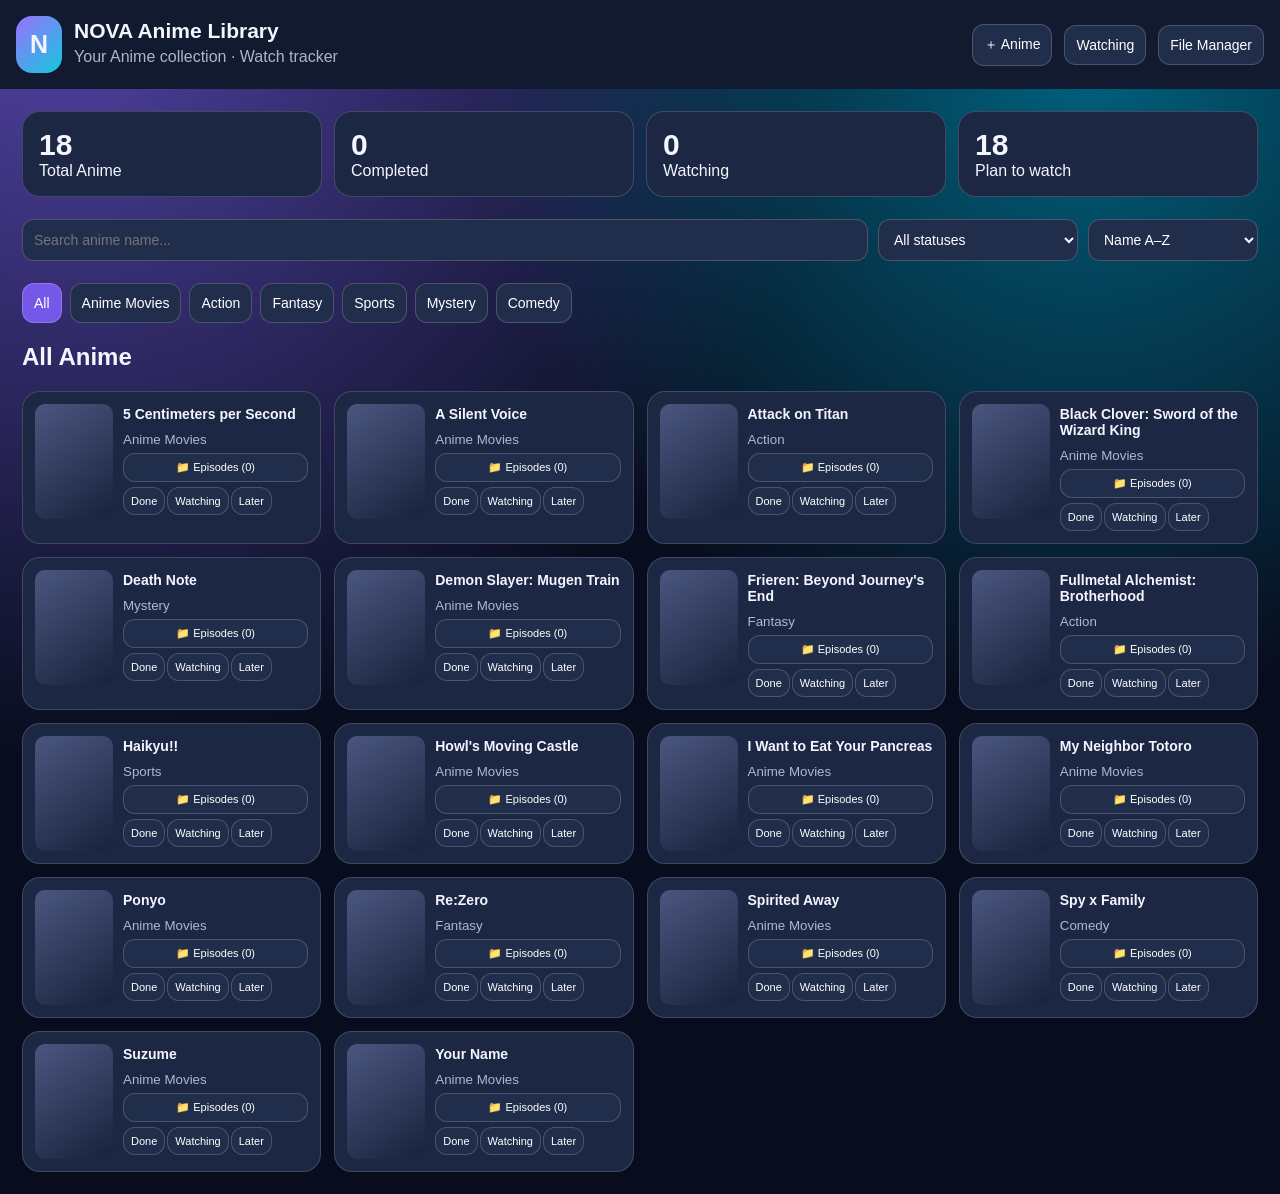
<file: app/src/main/assets/index.html>
<!doctype html><html lang="en"><head><meta charset="utf-8"><meta name="viewport" content="width=device-width,initial-scale=1"><title>NOVA</title><link rel="stylesheet" href="style.css"></head><body><header><div class="logo">N</div><div><h1>NOVA Anime Library</h1><p>Your Anime collection · Watch tracker</p></div><button id="add">＋ Anime</button><button id="watch">Watching</button><button id="files">File Manager</button></header><main><section class="stats"><div><b id="total">0</b>Total Anime</div><div><b id="done">0</b>Completed</div><div><b id="progress">0</b>Watching</div><div><b id="later">0</b>Plan to watch</div></section><section class="filters"><input id="search" placeholder="Search anime name..."><select id="filter"><option value="all">All statuses</option><option value="watched">Completed</option><option value="partial">Watching</option><option value="unwatched">Plan to watch</option></select><select id="sort"><option value="az">Name A–Z</option><option value="za">Name Z–A</option></select></section><div id="genres" class="genres"></div><h2>All Anime</h2><div id="grid" class="grid"></div></main><dialog id="addDialog"><form method="dialog"><h2>Add Anime</h2><input id="name" placeholder="Anime name" required><input id="genre" placeholder="Genre"><button id="save">Save</button></form></dialog><dialog id="player"><h2 id="videoTitle"></h2><video id="video" controls></video><button id="other">Open in another player</button><button id="close">Close</button></dialog><script src="app.js"></script></body></html>
</file>
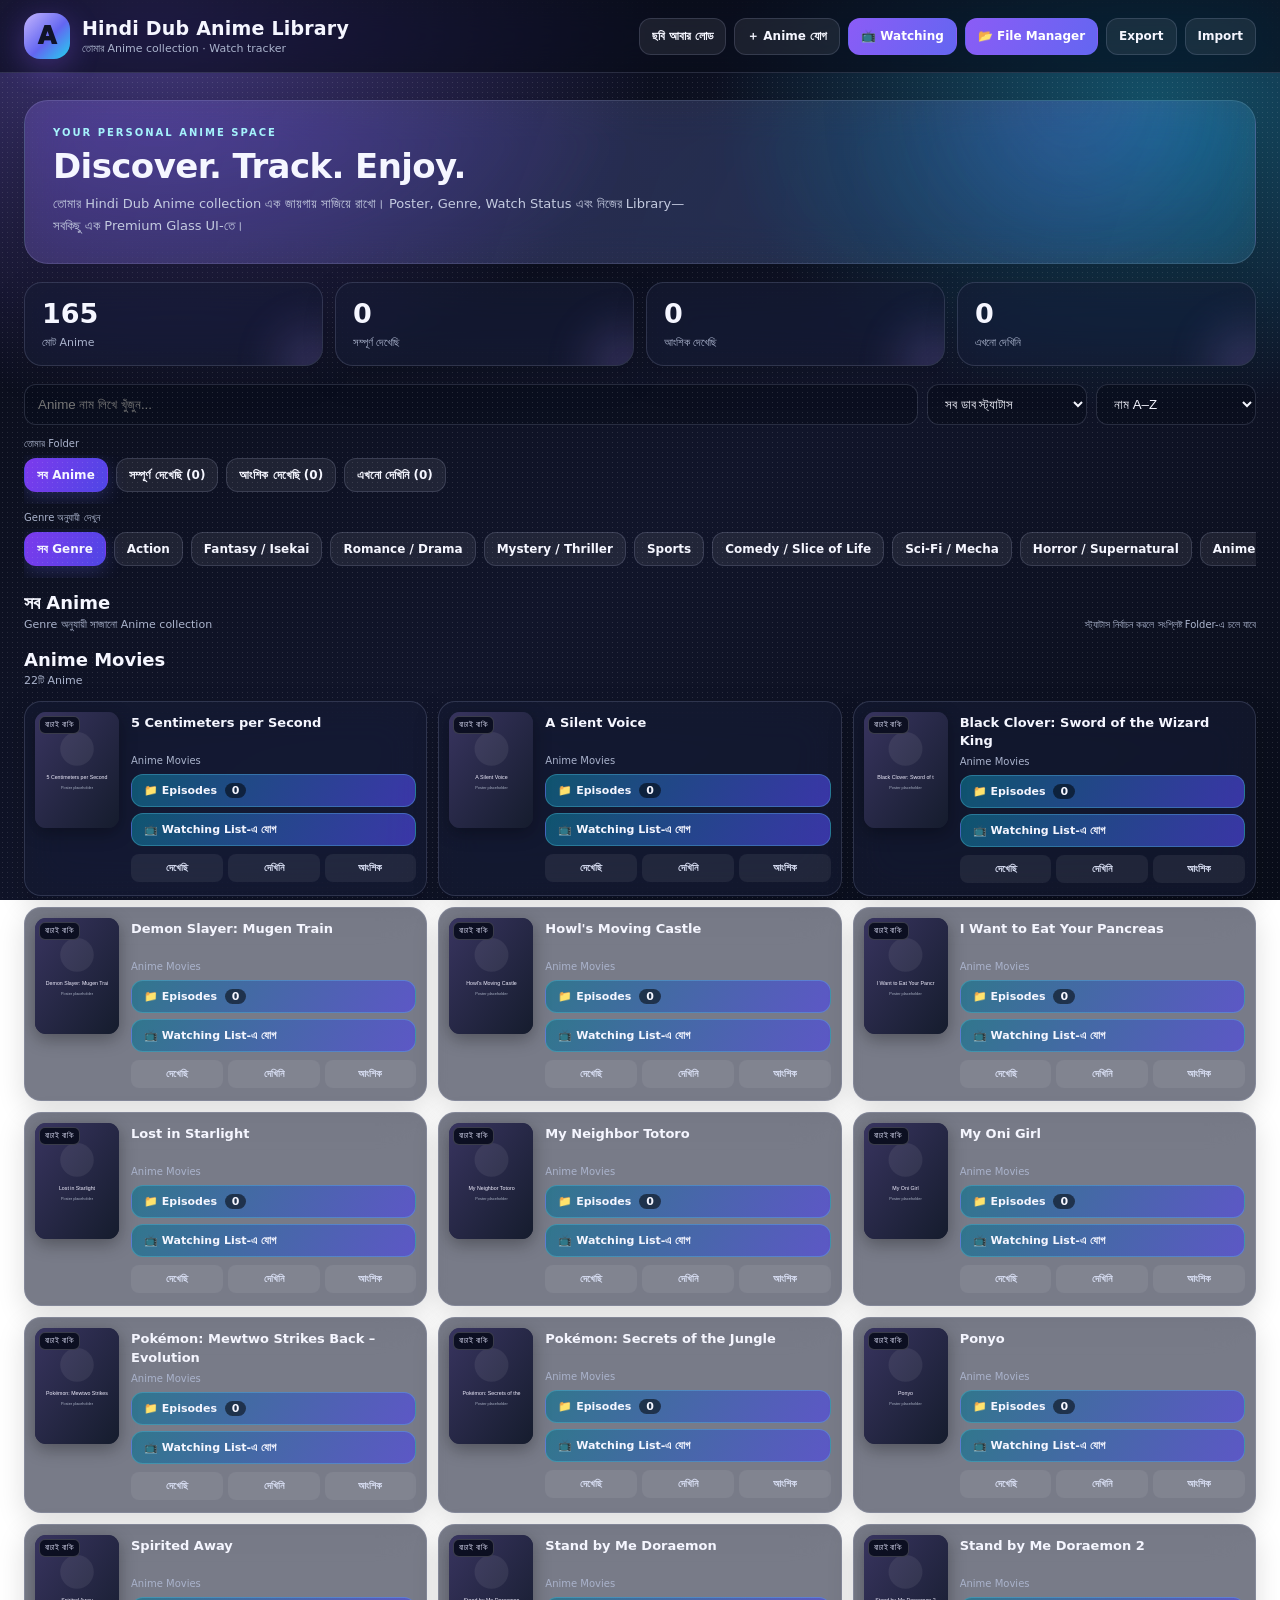
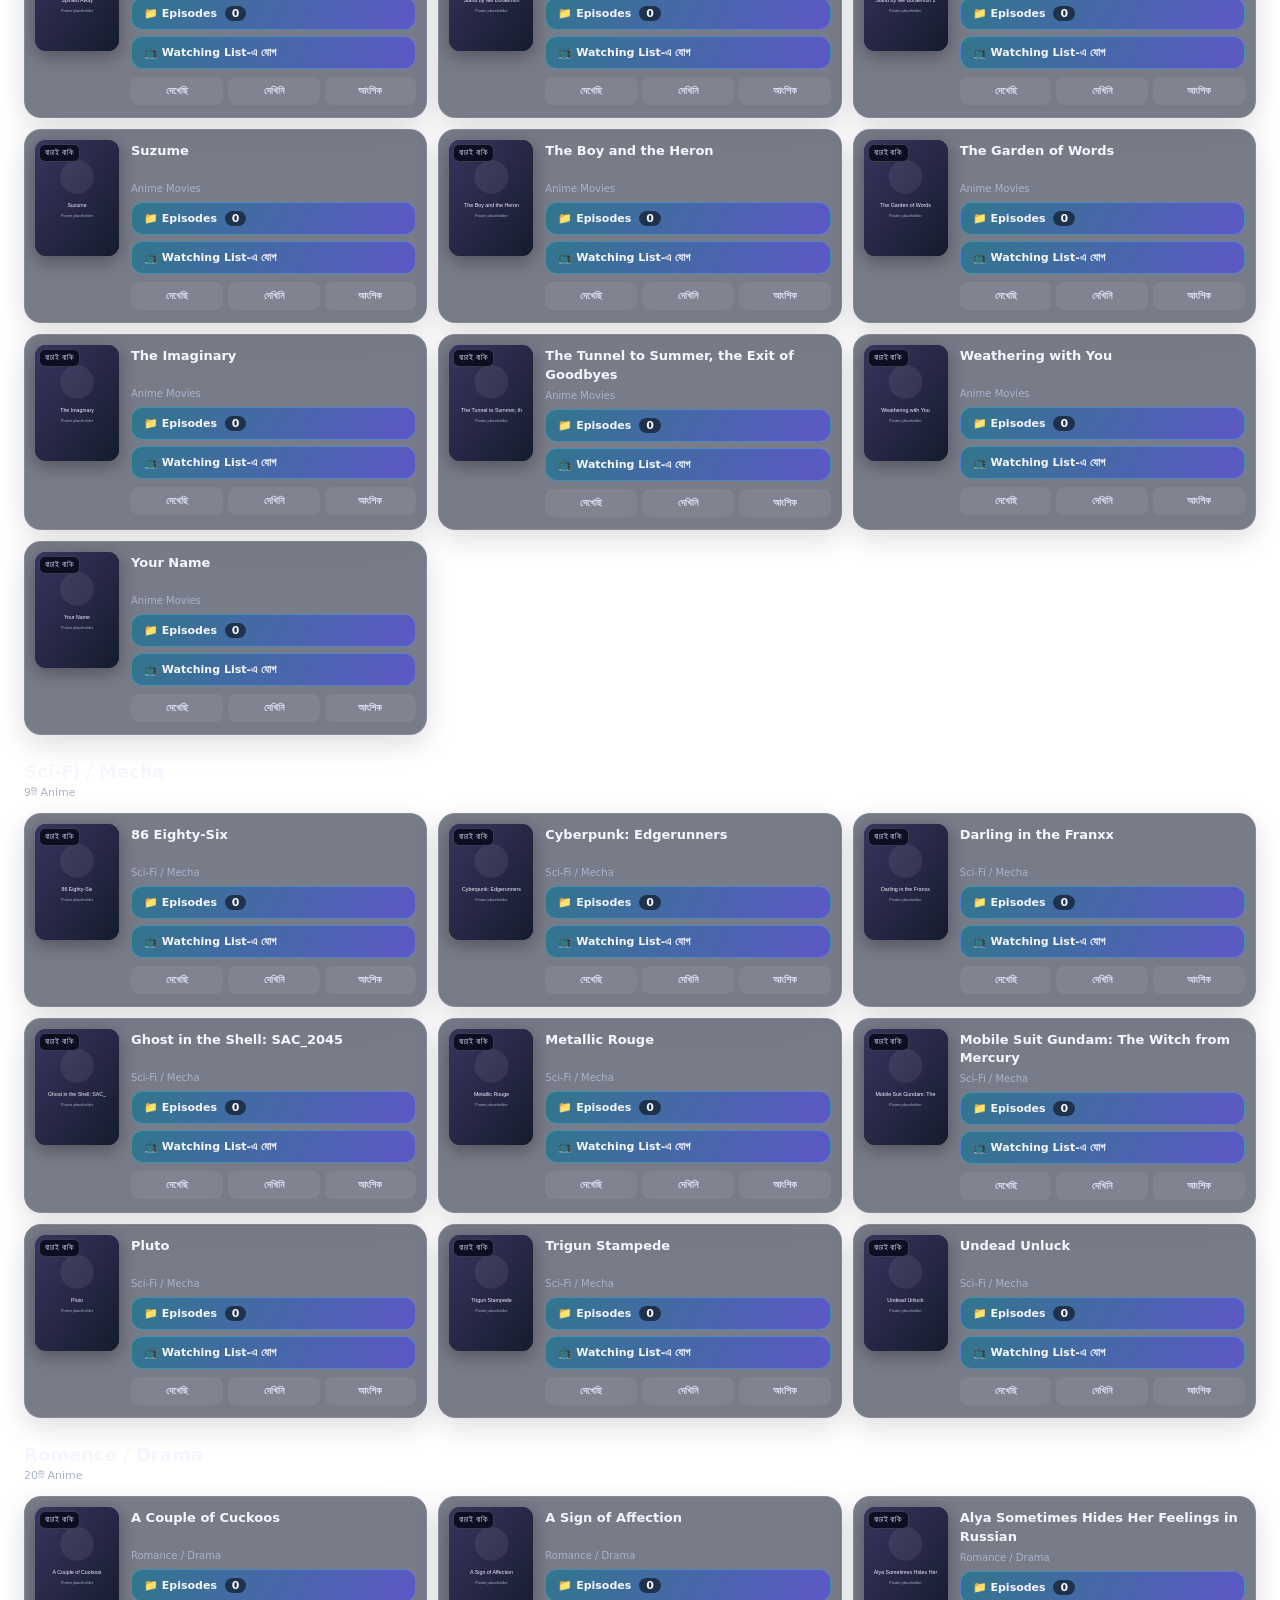
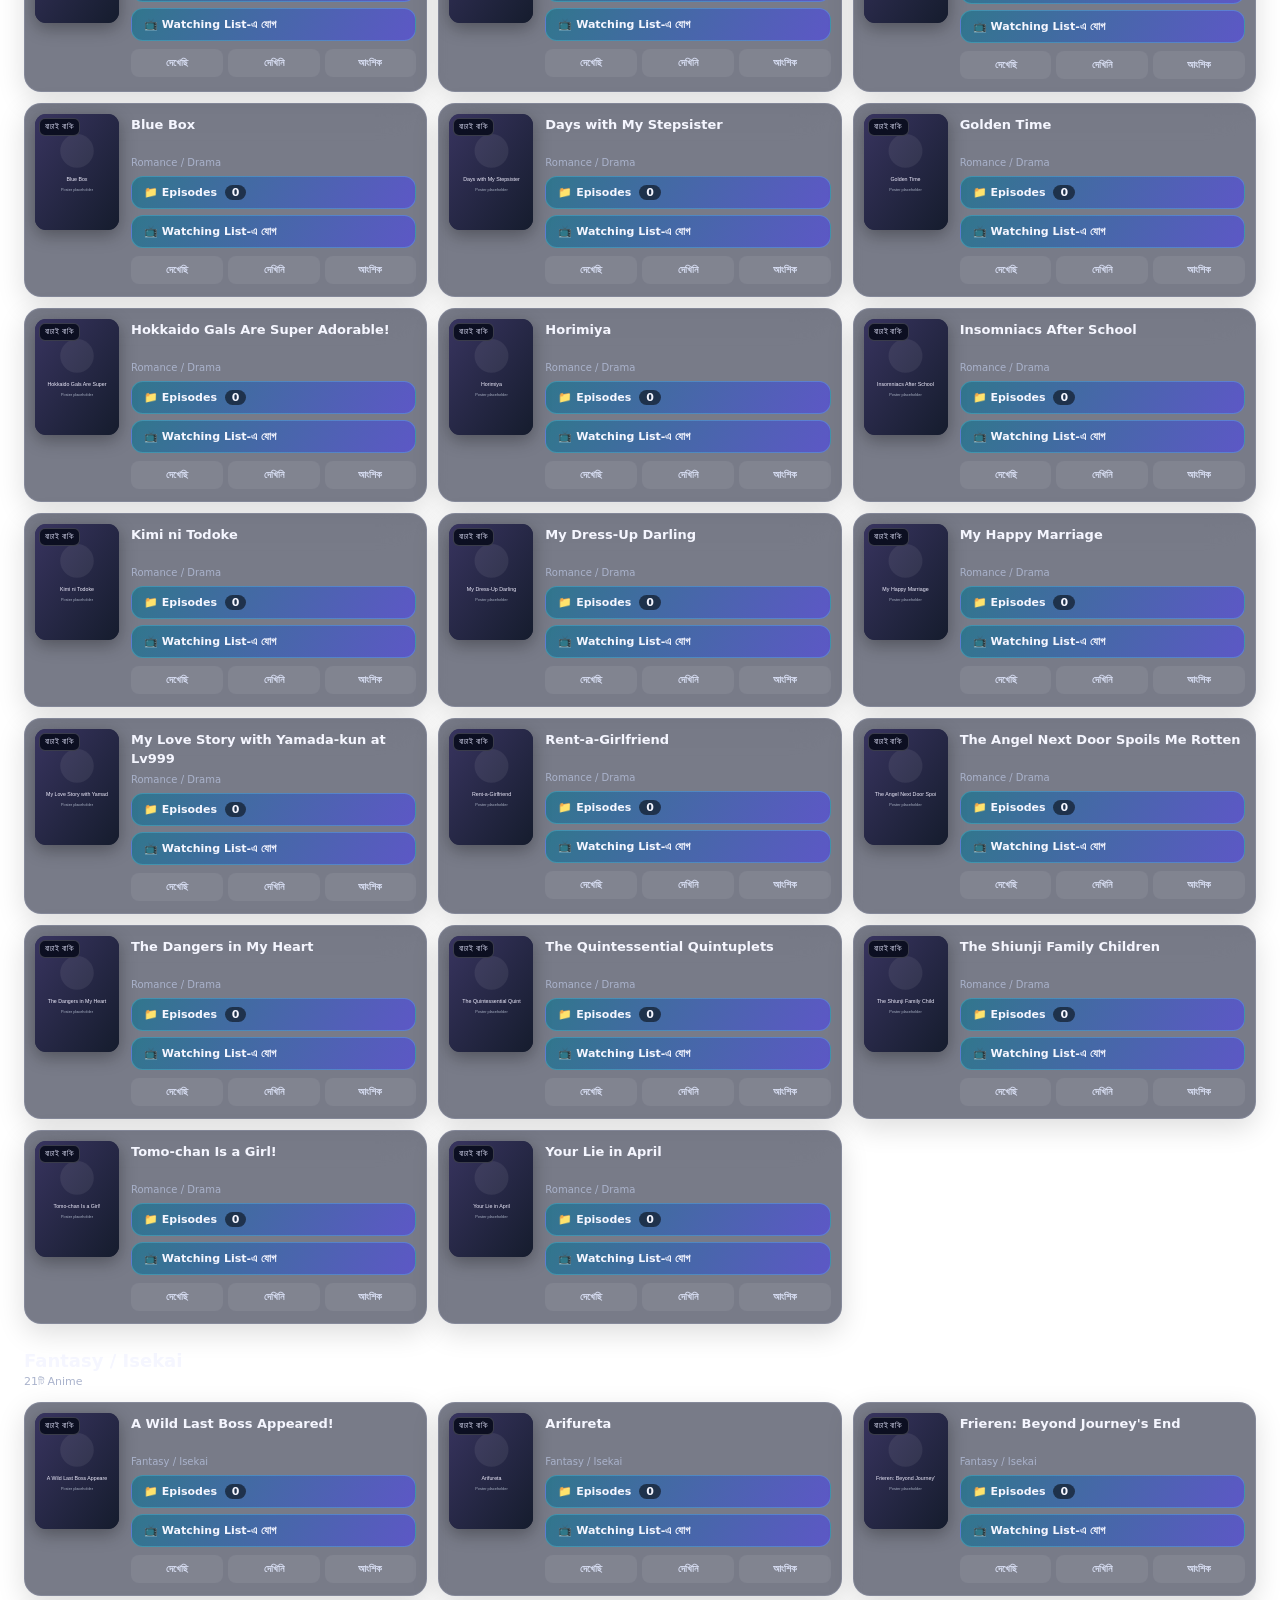
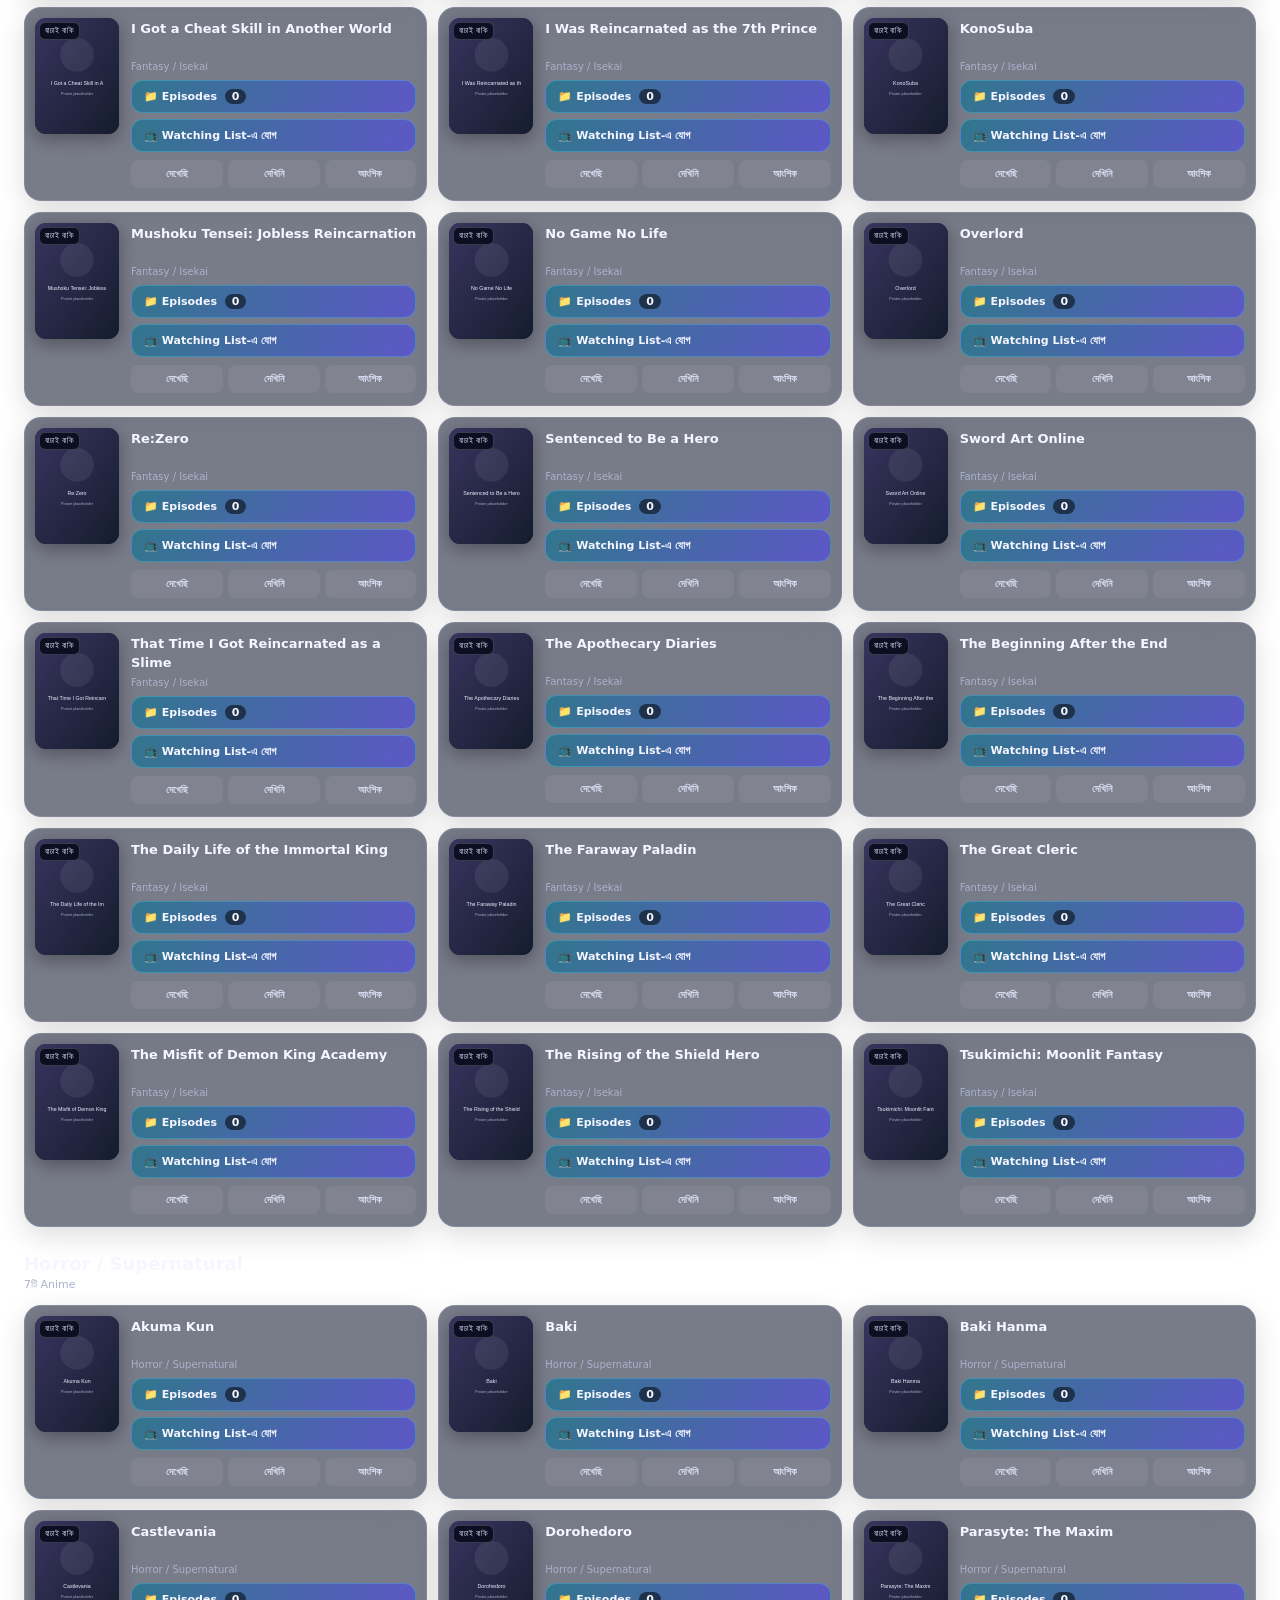
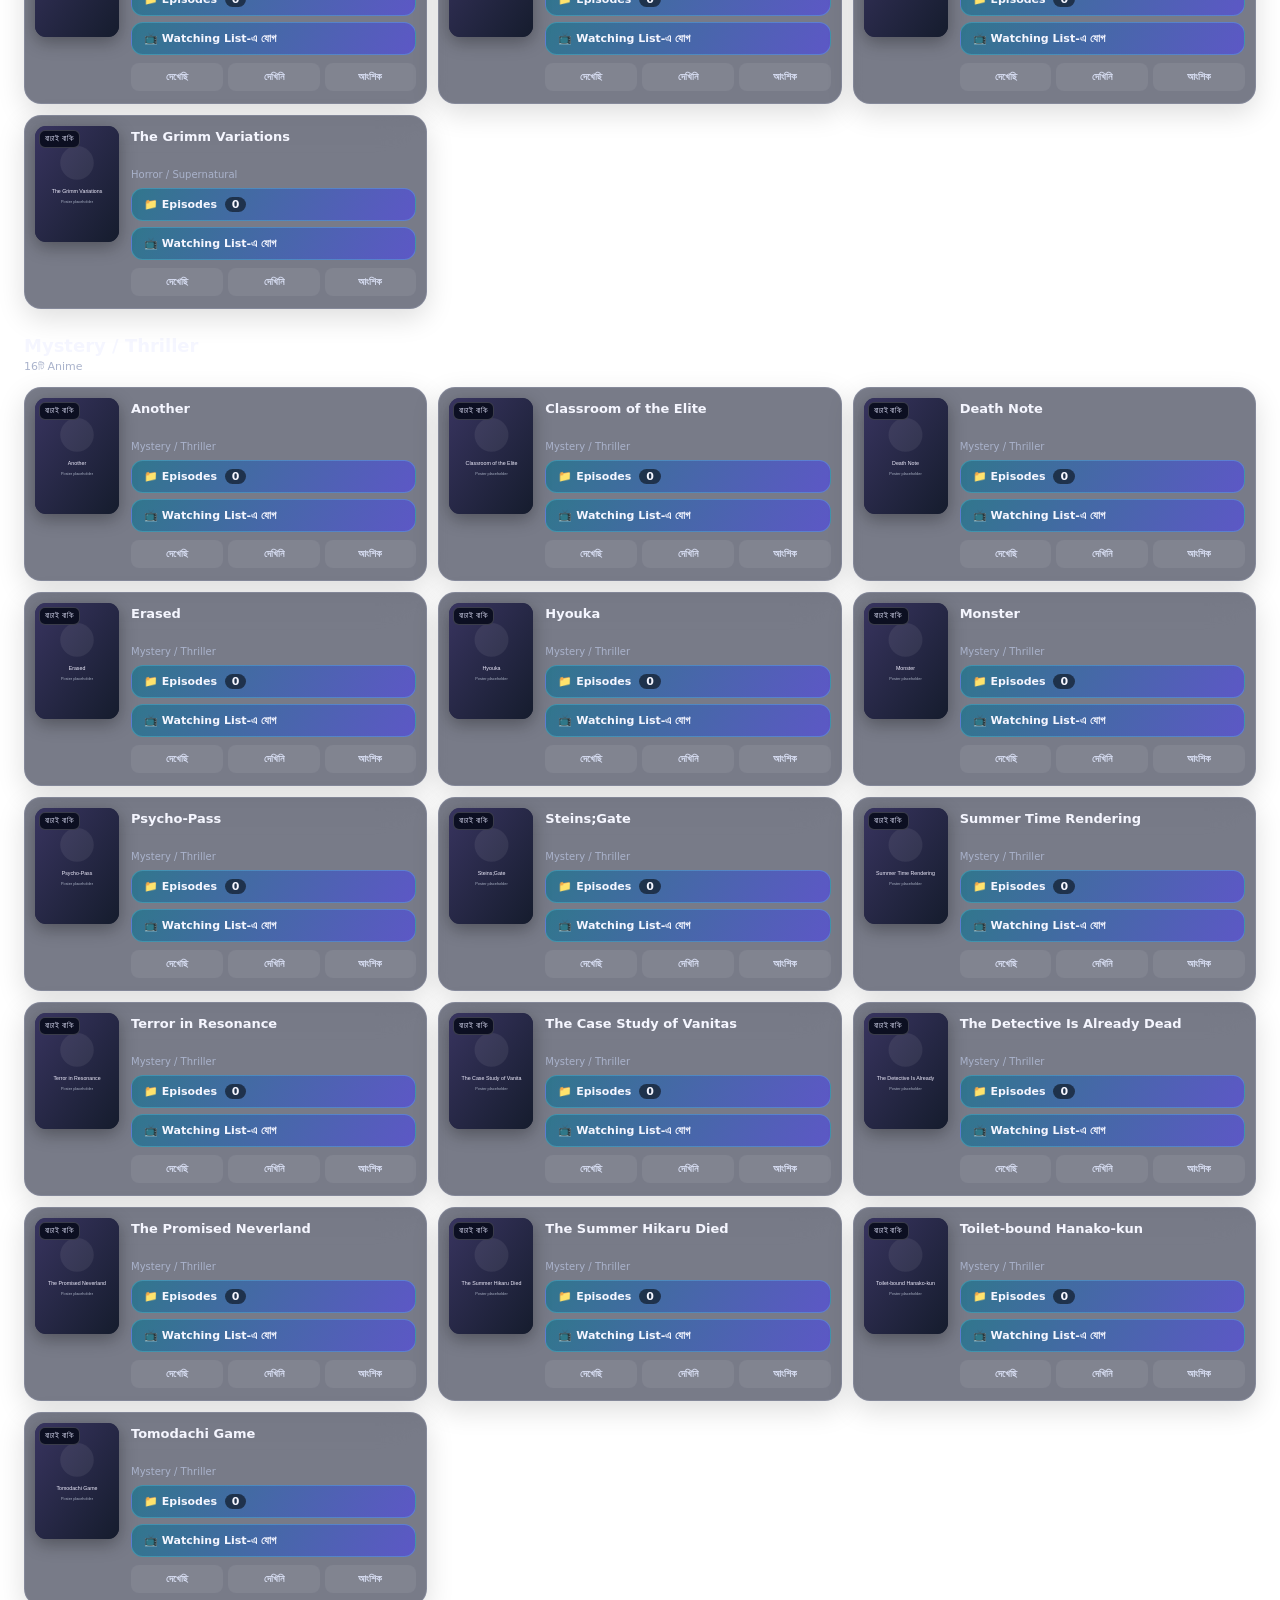
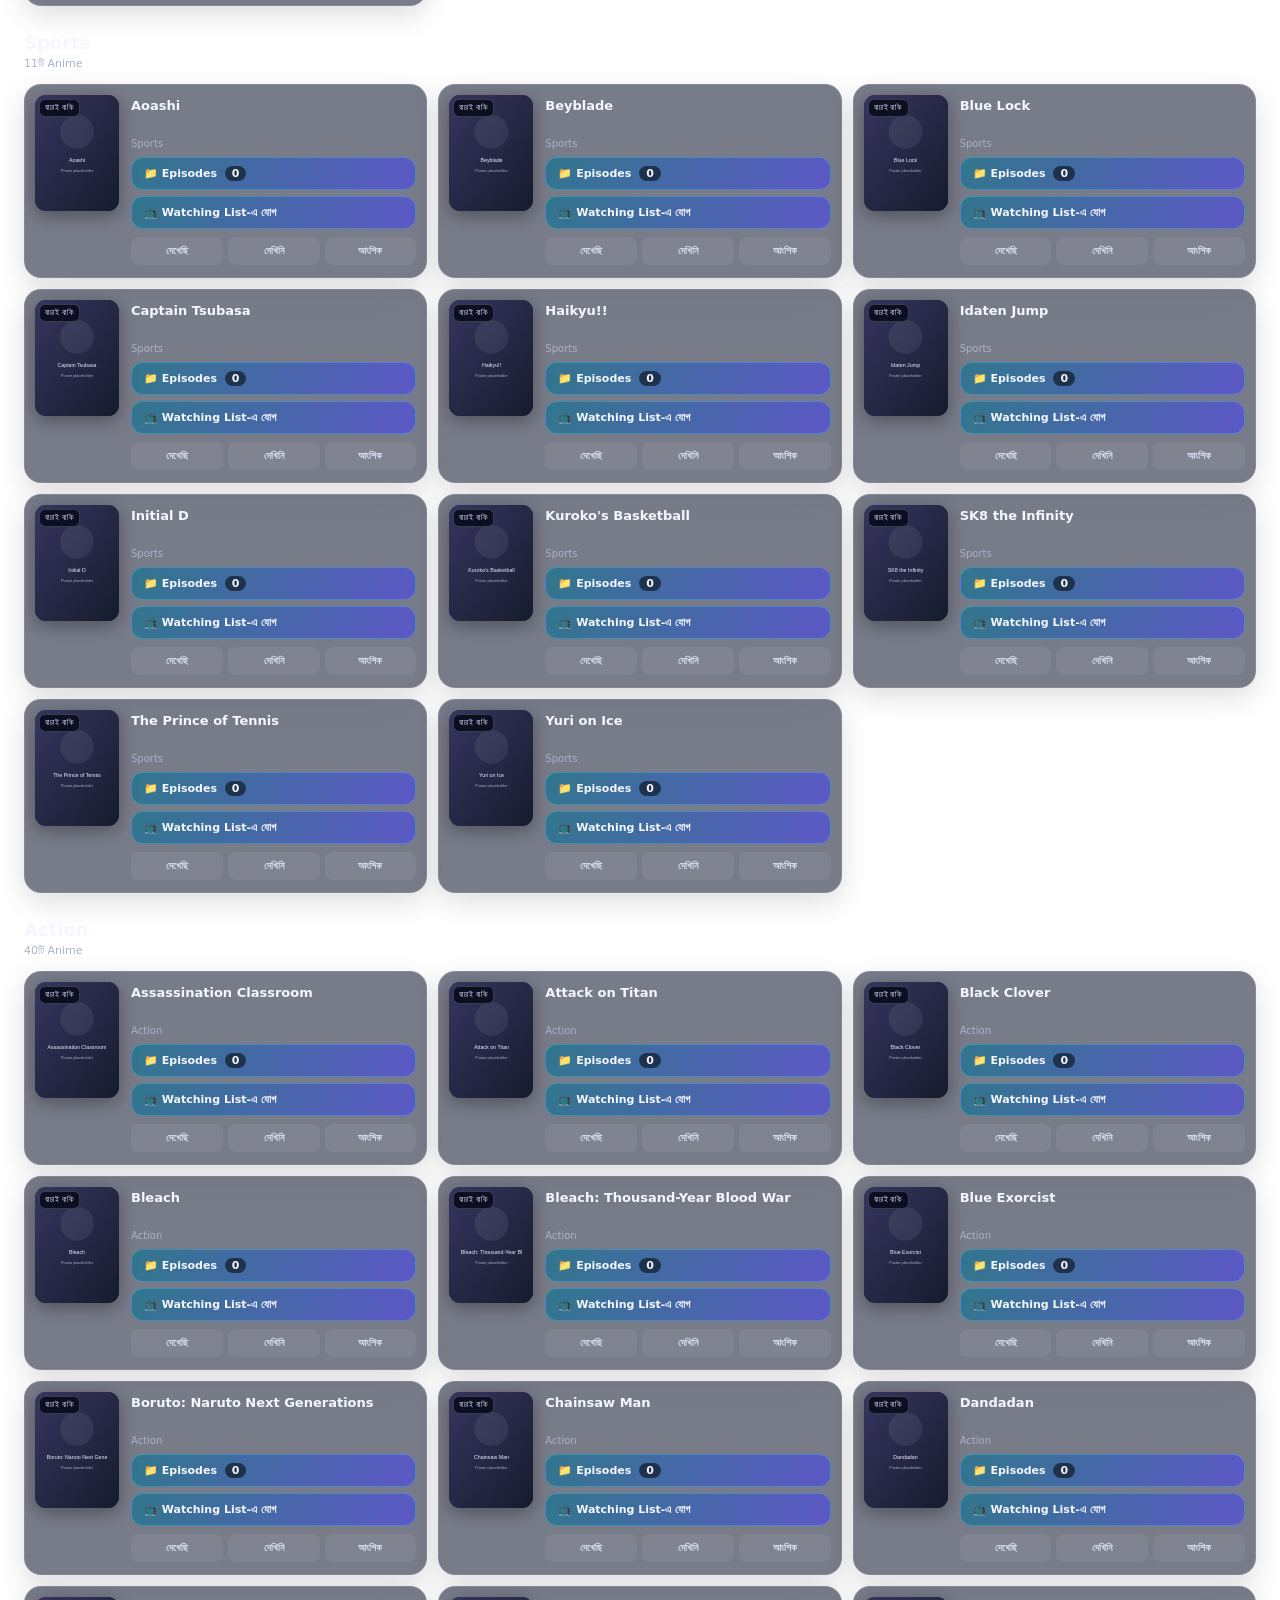
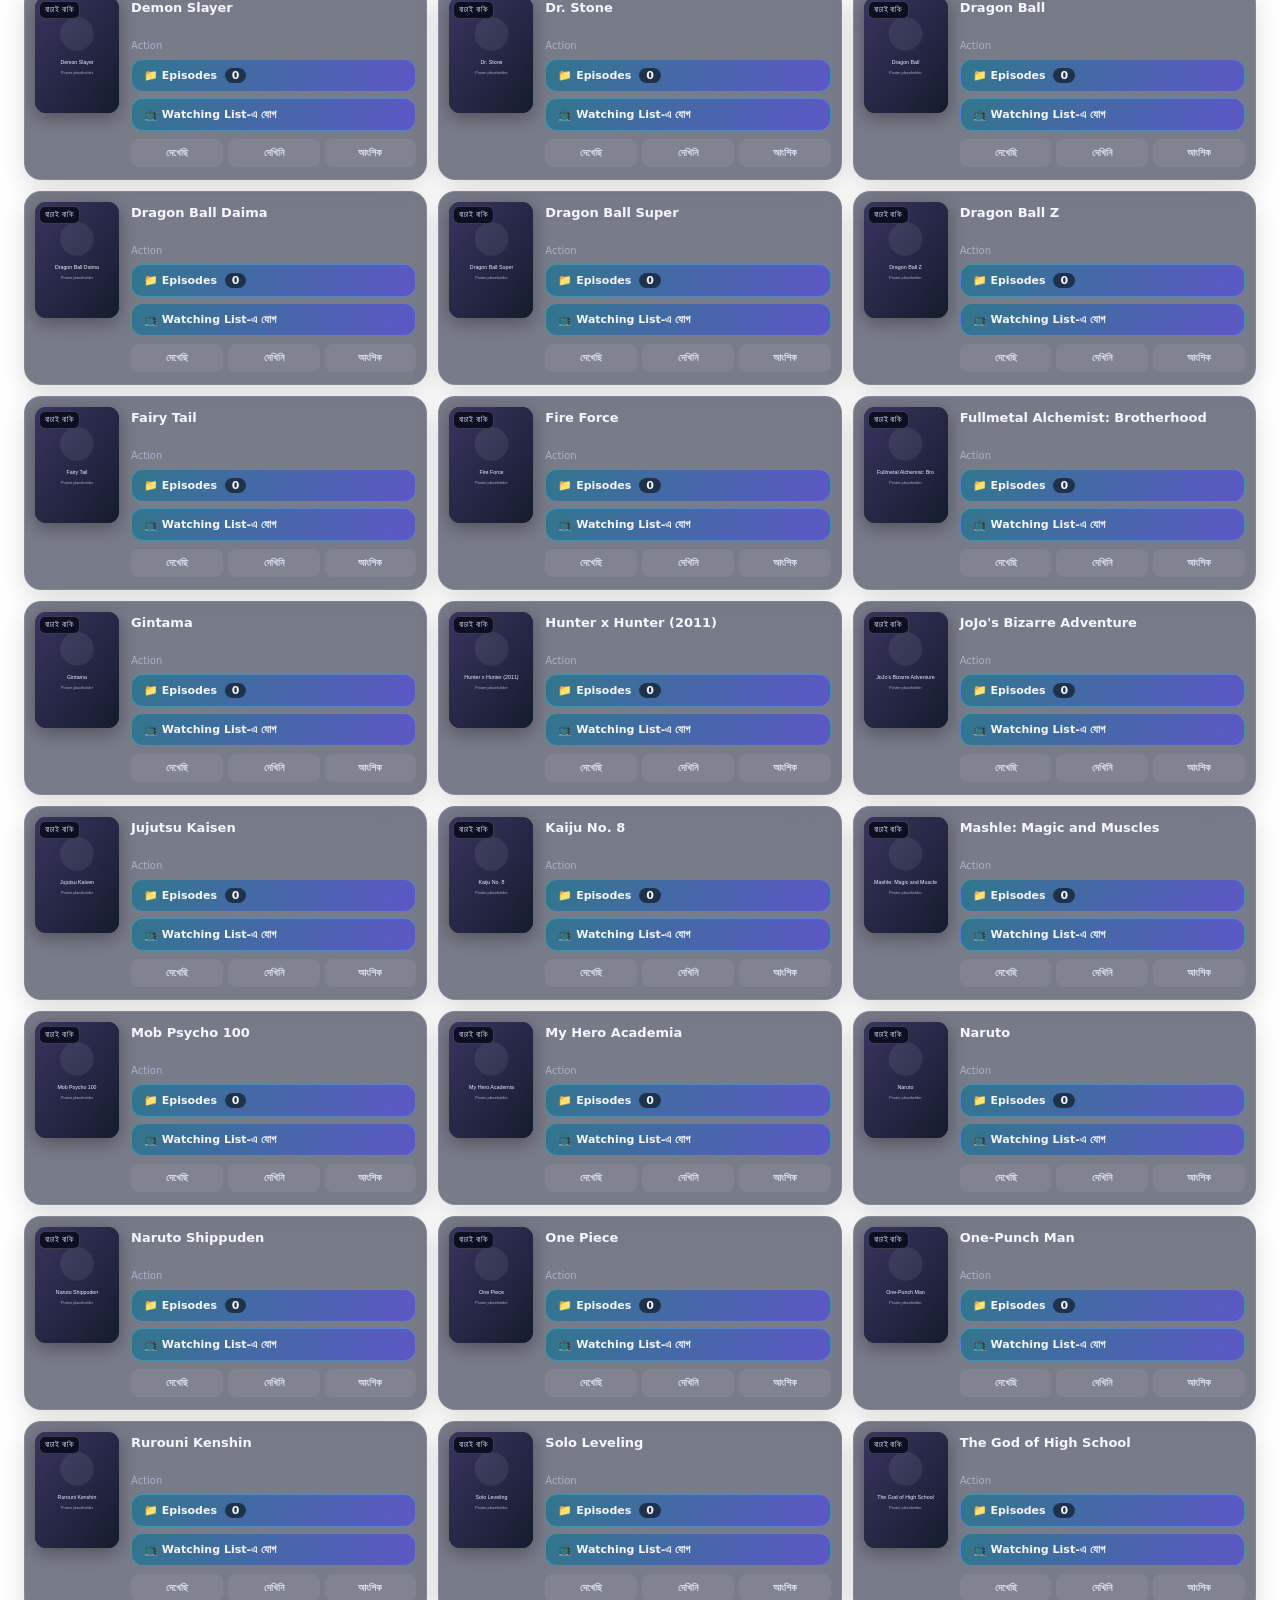
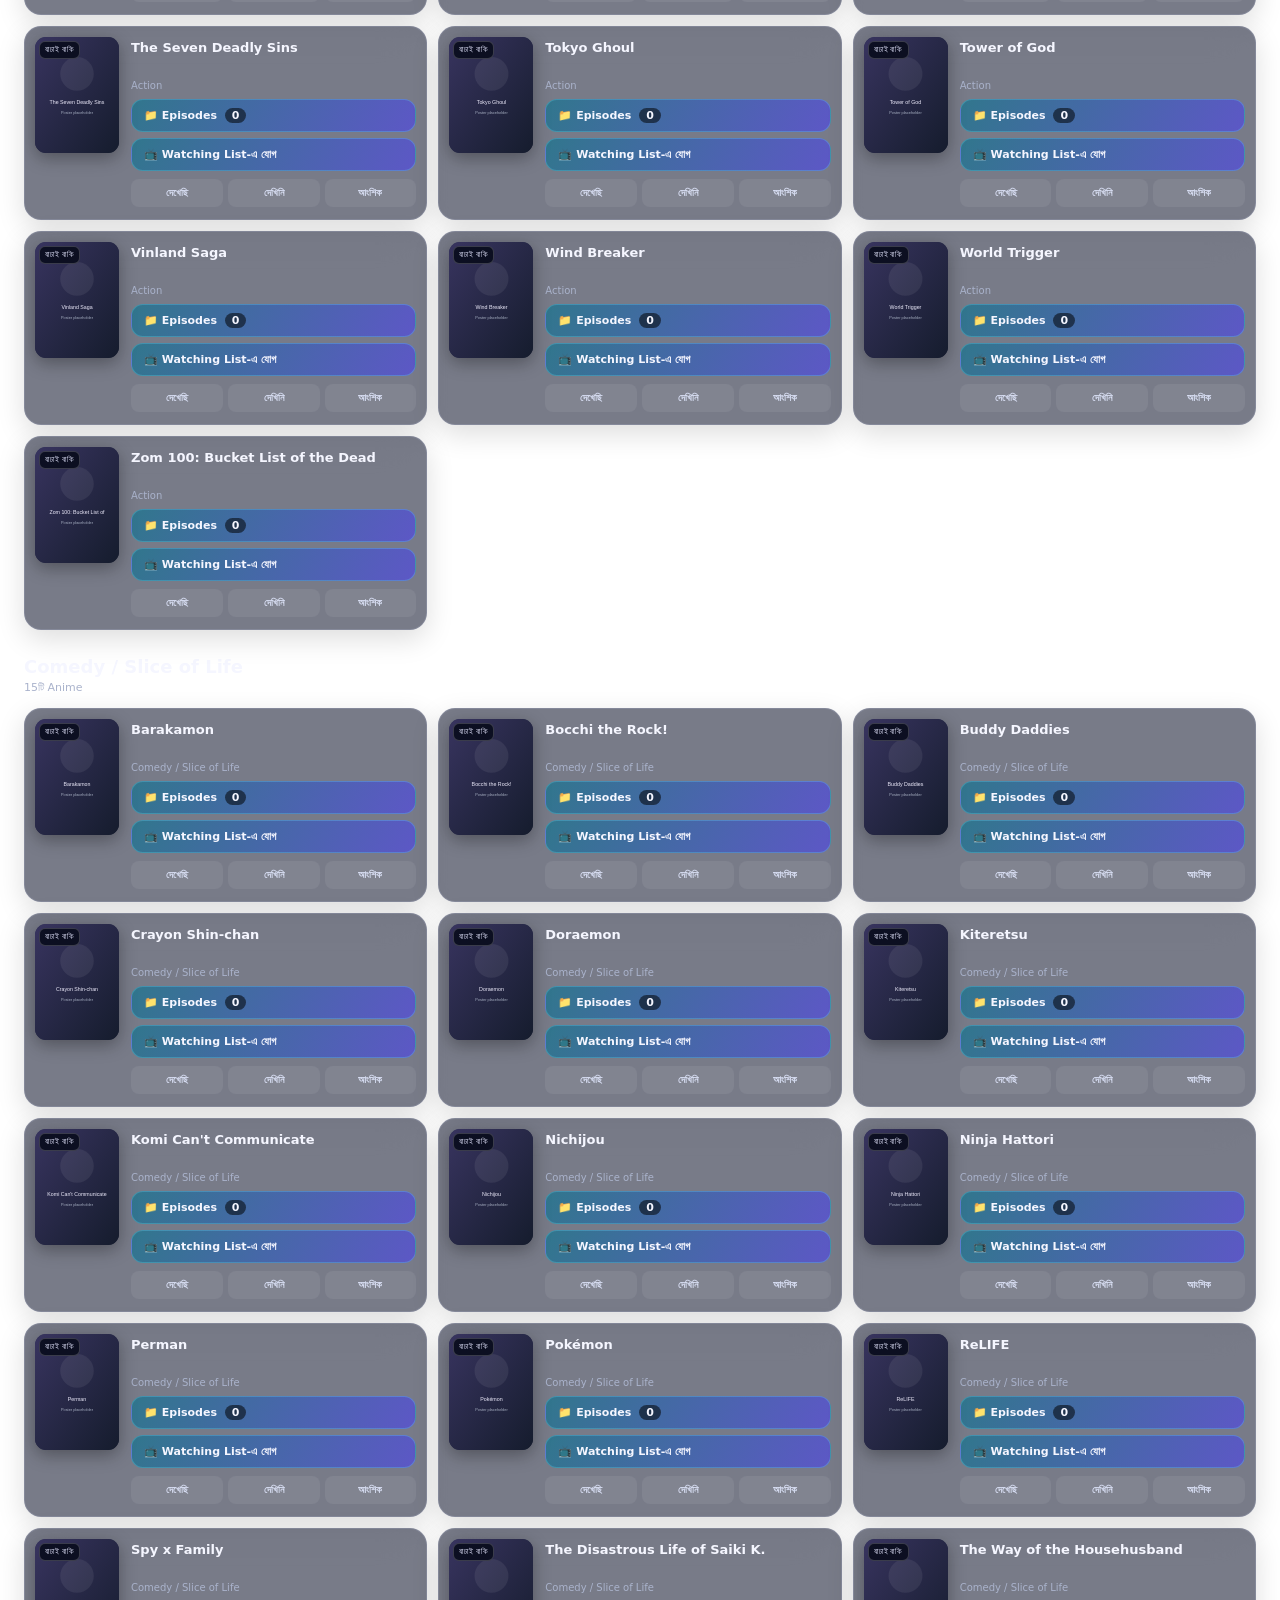
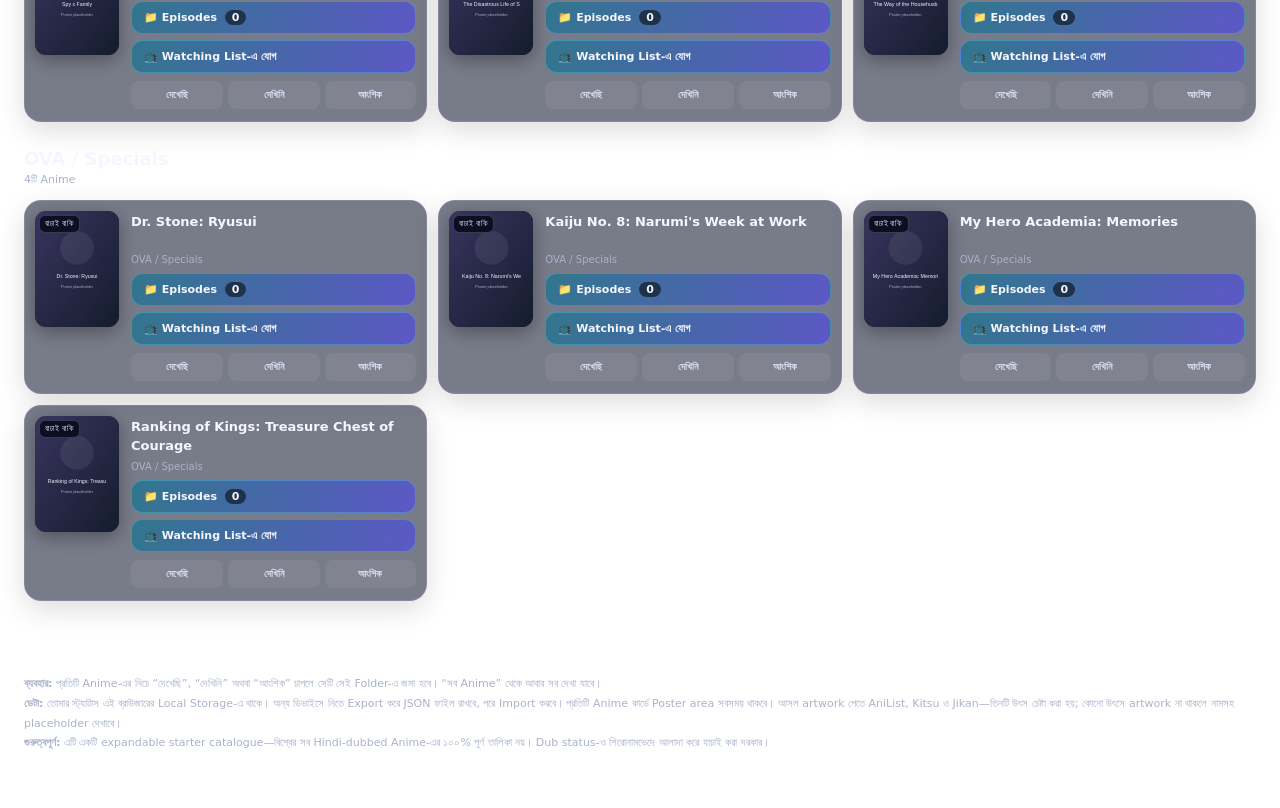
<file: index (3).html>
<!DOCTYPE html>
<html lang="bn">
<head>
<meta charset="UTF-8">
<meta name="viewport" content="width=device-width, initial-scale=1.0">
<meta name="theme-color" content="#10131d">
<title>Hindi Dub Anime Library</title>
<style>
:root{
 --bg:#080b16;--panel:rgba(24,29,51,.58);--panel2:rgba(255,255,255,.075);
 --text:#f5f6ff;--muted:#aab3cc;--line:rgba(205,215,255,.15);
 --accent:#a78bfa;--accent2:#67e8f9;--green:#55e6b0;--yellow:#ffd479;--red:#ff829e;
 --glass:blur(22px) saturate(145%);
}
*{box-sizing:border-box}
html{scroll-behavior:smooth}
body{margin:0;min-height:100vh;color:var(--text);font-family:Inter,system-ui,-apple-system,"Noto Sans Bengali",sans-serif;
 background:radial-gradient(ellipse at 12% 0%,#473b83 0,transparent 32%),radial-gradient(ellipse at 90% 12%,#14536b 0,transparent 27%),linear-gradient(145deg,#080b16,#11152a 55%,#090d19);background-attachment:fixed}
body:before{content:"";position:fixed;inset:0;pointer-events:none;opacity:.12;background-image:radial-gradient(#fff 0.55px,transparent .55px);background-size:5px 5px}
header{position:sticky;top:0;z-index:10;background:rgba(9,12,25,.68);backdrop-filter:var(--glass);-webkit-backdrop-filter:var(--glass);border-bottom:1px solid var(--line)}
.top{max-width:1480px;margin:auto;padding:13px 24px;display:flex;gap:16px;align-items:center;justify-content:space-between;flex-wrap:wrap}
.brand{display:flex;align-items:center;gap:12px}.logo{width:46px;height:46px;border-radius:16px;background:linear-gradient(135deg,#c4b5fd,#6366f1 55%,#22d3ee);display:grid;place-items:center;font-size:24px;font-weight:950;color:#101329;box-shadow:0 8px 30px #8b5cf655}
h1{font-size:19px;margin:0;letter-spacing:.2px}.sub{font-size:11px;color:var(--muted);margin-top:3px}
.actions{display:flex;gap:8px;flex-wrap:wrap}
button,.btn{border:1px solid var(--line);background:rgba(255,255,255,.075);color:var(--text);border-radius:12px;padding:9px 12px;cursor:pointer;font:inherit;font-size:12px;font-weight:700;transition:transform .18s,border-color .18s,background .18s}
button:hover,.btn:hover{border-color:#a78bfa99;background:rgba(167,139,250,.15);transform:translateY(-1px)}
button.primary{background:linear-gradient(120deg,#8b5cf6,#6366f1);border-color:transparent;color:white}
main{max-width:1480px;margin:auto;padding:22px 24px}
.hero{position:relative;overflow:hidden;padding:26px 28px;margin:5px 0 18px;border:1px solid var(--line);border-radius:24px;background:linear-gradient(110deg,rgba(116,83,202,.24),rgba(37,184,202,.09)),rgba(255,255,255,.055);backdrop-filter:var(--glass);-webkit-backdrop-filter:var(--glass);box-shadow:0 18px 55px #0003}
.hero:after{content:"";position:absolute;width:240px;height:240px;right:5%;top:-120px;border-radius:50%;background:#8b5cf6;filter:blur(75px);opacity:.22;pointer-events:none}
.hero h2{font-size:clamp(22px,4vw,34px);margin:0 0 7px;letter-spacing:-.6px}.hero p{color:#c4cbe0;margin:0;font-size:13px;max-width:650px;line-height:1.7}.hero-kicker{font-size:10px;text-transform:uppercase;letter-spacing:2px;color:#a5f3fc;margin-bottom:8px;font-weight:800}
.stats{display:grid;grid-template-columns:repeat(4,minmax(0,1fr));gap:12px;margin-bottom:18px}
.stat{position:relative;overflow:hidden;background:var(--panel);backdrop-filter:var(--glass);-webkit-backdrop-filter:var(--glass);border:1px solid var(--line);border-radius:18px;padding:15px 17px;box-shadow:0 12px 35px #0002}
.stat:after{content:"";position:absolute;width:70px;height:70px;right:-28px;bottom:-35px;border-radius:50%;background:#a78bfa;filter:blur(25px);opacity:.24}
.stat b{display:block;font-size:27px;line-height:1.2}.stat span{font-size:11px;color:var(--muted)}
.controls{display:flex;gap:9px;flex-wrap:wrap;margin:17px 0 13px}
.controls input,.controls select,.modal input{background:rgba(10,14,29,.68);border:1px solid var(--line);border-radius:12px;color:var(--text);padding:11px 13px;min-width:160px;outline:none}
.controls input:focus,.controls select:focus,.modal input:focus{border-color:#a78bfa;box-shadow:0 0 0 3px #a78bfa22}
.controls input{flex:1;min-width:220px}.controls select option,.modal select option{background:#171b31;color:white}
.tabs{display:flex;gap:8px;overflow:auto;padding:3px 0 12px;scrollbar-width:thin}
.tab{white-space:nowrap}.tab.active{background:linear-gradient(120deg,#7c3aed,#4f46e5);border-color:transparent;box-shadow:0 5px 18px #6366f144}
.section-head{display:flex;align-items:end;justify-content:space-between;gap:12px;margin:14px 0}
.section-head h2{font-size:18px;margin:0}.section-head p{font-size:11px;color:var(--muted);margin:4px 0 0}
.grid{display:grid;grid-template-columns:repeat(auto-fill,minmax(300px,1fr));gap:11px}
.card{position:relative;display:flex;align-items:flex-start;padding:10px;gap:12px;min-width:0;overflow:hidden;background:var(--panel);backdrop-filter:var(--glass);-webkit-backdrop-filter:var(--glass);border:1px solid var(--line);border-radius:17px;box-shadow:0 9px 28px #0002;transition:transform .2s,border-color .2s,box-shadow .2s}
.card:hover{transform:translateY(-3px);border-color:#a78bfa77;box-shadow:0 15px 35px #0004}
.poster{width:84px;height:116px;object-fit:cover;background:linear-gradient(135deg,#292f52,#171b31);display:block;border-radius:11px;flex:0 0 84px;box-shadow:0 5px 18px #0005}
.poster-wrap{position:relative;flex:0 0 84px}.tag{position:absolute;left:4px;top:4px;max-width:76px;overflow:hidden;text-overflow:ellipsis;white-space:nowrap;background:#090d1de8;border:1px solid #ffffff30;border-radius:6px;padding:3px 5px;font-size:8px;color:#e5e7ff}
.card-body{padding:2px 0;min-width:0;flex:1}.name{font-size:13px;font-weight:800;line-height:1.45;min-height:36px}.meta{font-size:10px;color:var(--muted);margin:5px 0 10px}
.status{display:grid;grid-template-columns:repeat(3,1fr);gap:5px}.status button{font-size:10px;padding:7px 2px;border-radius:8px;background:rgba(255,255,255,.065);color:#d6dcf1;border-color:transparent}
.status button.on-watched{background:#14543f99;color:#9af4d1;border-color:#55e6b044}.status button.on-unwatched{background:#59451688;color:#ffe09a;border-color:#ffd47944}.status button.on-partial{background:#57305e88;color:#f0b6ff;border-color:#e9a8ff44}
.empty{padding:38px 18px;text-align:center;color:var(--muted);background:var(--panel);border:1px dashed var(--line);border-radius:18px}
footer{max-width:1480px;margin:25px auto;padding:0 24px 30px;color:var(--muted);font-size:11px;line-height:1.8}
.modal-bg{position:fixed;inset:0;background:#02040bcc;backdrop-filter:blur(8px);display:none;place-items:center;z-index:20;padding:18px}
.modal{width:min(480px,100%);background:rgba(20,24,45,.96);backdrop-filter:var(--glass);border:1px solid var(--line);border-radius:22px;padding:21px;box-shadow:0 25px 80px #0008}
.modal h3{margin:0 0 16px}.modal input{width:100%;margin:7px 0 12px}.modal-actions{display:flex;justify-content:flex-end;gap:8px}
.smallnote{color:var(--muted);font-size:10px}
@media(max-width:700px){main{padding:14px}.top{padding:11px 13px}.stats{grid-template-columns:repeat(2,1fr);gap:8px}.stat{padding:12px}.stat b{font-size:23px}.grid{grid-template-columns:1fr;gap:9px}.name{font-size:12px}.actions button{padding:8px 9px;font-size:11px}.section-head{align-items:start;flex-direction:column}.hero{padding:21px 18px;border-radius:19px}.poster{width:78px;height:108px;flex-basis:78px}.poster-wrap{flex-basis:78px}}
@media(prefers-reduced-motion:reduce){*{scroll-behavior:auto!important;transition:none!important}}

.epbtn{width:100%;margin:-2px 0 8px;background:linear-gradient(120deg,#0e7490aa,#4f46e5aa);border-color:#67e8f944;font-size:11px;text-align:left}
.epc{background:#0008;border-radius:8px;padding:1px 7px;margin-left:4px}
.modal.fm{width:min(720px,100%);max-height:90vh;display:flex;flex-direction:column}
.fm-top{display:flex;gap:8px;align-items:center;margin-bottom:12px}.fm-top h3{margin:0;flex:1;font-size:15px;overflow:hidden;text-overflow:ellipsis;white-space:nowrap}
.fm-body{overflow:auto;flex:1;display:grid;gap:8px}
.row{display:flex;gap:10px;align-items:center;background:var(--panel2);border:1px solid var(--line);border-radius:14px;padding:10px}
.row .ic{font-size:24px}.row .inf{flex:1;min-width:0}.row .t{font-size:13px;font-weight:700;overflow:hidden;text-overflow:ellipsis;white-space:nowrap}
.row .s{font-size:10px;color:var(--muted);margin-top:3px}.bar{height:3px;background:#fff2;border-radius:3px;margin-top:5px}.bar i{display:block;height:100%;background:var(--accent2);border-radius:3px}
.row .ac{display:flex;gap:4px}.row .ac button{padding:7px 9px}
.fm-foot{margin-top:12px;display:flex;gap:8px;flex-wrap:wrap;align-items:center}
#plBg .modal{width:min(900px,100%)}video{width:100%;max-height:68vh;background:#000;border-radius:14px}
.pl-bar{display:flex;gap:6px;flex-wrap:wrap;margin-top:10px;align-items:center}.pl-bar select{background:#0a0e1d;color:#fff;border:1px solid var(--line);border-radius:10px;padding:8px}
.warn{display:none;margin-top:10px;padding:12px;border-radius:14px;background:#3a2330;border:1px solid #ff829e66;font-size:12px}

.chips{display:flex;gap:6px;overflow:auto;padding:4px 0 8px}.chips button{white-space:nowrap}.chips .on{background:var(--accent);color:#fff}
.wc{display:flex;gap:10px;background:var(--panel2);border:1px solid var(--line);border-radius:14px;padding:10px;margin-bottom:8px}.wc.today{border-color:#fbbf24}
.wc img{width:62px;height:88px;object-fit:cover;border-radius:10px;background:#0006}.wc .inf{flex:1;min-width:0}.wc .t{font-weight:800;font-size:14px}
.wc .ac{display:flex;gap:5px;flex-wrap:wrap;margin-top:8px}.wc .ac button{padding:6px 9px;font-size:11px}
.eps{display:flex;flex-wrap:wrap;gap:4px;margin-top:8px}.eps b{width:100%;font-size:11px;color:var(--muted)}.eps button{min-width:34px;padding:5px}.eps .ok{background:#16a34a;color:#fff}
.dh{font-size:12px;font-weight:800;margin:8px 0 4px;color:var(--accent2)}
#edBg input,#edBg select{width:100%;margin:5px 0;padding:10px;border-radius:12px;border:1px solid var(--line);background:#0a0e1d;color:#fff}
</style>
<link rel="manifest" href="manifest.webmanifest"><meta name="theme-color" content="#080b16"><link rel="apple-touch-icon" href="icon-192.png"></head>
<body>
<header><div class="top">
 <div class="brand"><div class="logo">A</div><div><h1>Hindi Dub Anime Library</h1><div class="sub">তোমার Anime collection · Watch tracker</div></div></div>
 <div class="actions"><button onclick="retryPosters()">ছবি আবার লোড</button><button onclick="openAdd()">＋ Anime যোগ</button><button class="primary" onclick="openDash()">📺 Watching</button><button class="primary" onclick="openFM()">📂 File Manager</button><button id="instBtn" style="display:none">⬇ Install</button><button onclick="exportData()">Export</button><button onclick="document.getElementById('importFile').click()">Import</button><input id="importFile" type="file" accept="application/json" hidden onchange="importData(event)"/></div>
</div></header>
<main>
 <section class="hero">
  <div class="hero-kicker">YOUR PERSONAL ANIME SPACE</div>
  <h2>Discover. Track. Enjoy.</h2>
  <p>তোমার Hindi Dub Anime collection এক জায়গায় সাজিয়ে রাখো। Poster, Genre, Watch Status এবং নিজের Library—সবকিছু এক Premium Glass UI-তে।</p>
 </section>
 <div class="stats">
  <div class="stat"><b id="totalCount">0</b><span>মোট Anime</span></div>
  <div class="stat"><b id="watchedCount">0</b><span>সম্পূর্ণ দেখেছি</span></div>
  <div class="stat"><b id="partialCount">0</b><span>আংশিক দেখেছি</span></div>
  <div class="stat"><b id="unwatchedCount">0</b><span>এখনো দেখিনি</span></div>
 </div>
 <div class="controls">
  <input id="search" placeholder="Anime নাম লিখে খুঁজুন..." oninput="render()"/>
  <select id="dubFilter" onchange="render()"><option value="all">সব ডাব স্ট্যাটাস</option><option>Official Hindi Dub</option><option>পুরোনো TV Dub</option><option>যাচাই বাকি</option></select>
  <select id="sort" onchange="render()"><option value="az">নাম A–Z</option><option value="za">নাম Z–A</option></select>
 </div>
 <div class="smallnote" style="margin:8px 0 5px">তোমার Folder</div><div class="tabs" id="tabs"></div>
 <div class="smallnote" style="margin:8px 0 5px">Genre অনুযায়ী দেখুন</div><div class="tabs" id="genreTabs"></div>
 <div class="section-head"><div><h2 id="sectionTitle">সব Anime</h2><p id="sectionDesc">Genre অনুযায়ী সাজানো Anime collection</p></div><div class="smallnote">স্ট্যাটাস নির্বাচন করলে সংশ্লিষ্ট Folder-এ চলে যাবে</div></div>
 <div id="content"></div>
</main>
<footer>
 <b>ব্যবহার:</b> প্রতিটি Anime-এর নিচে “দেখেছি”, “দেখিনি” অথবা “আংশিক” চাপলে সেটি সেই Folder-এ জমা হবে। “সব Anime” থেকে আবার সব দেখা যাবে।<br>
 <b>ডেটা:</b> তোমার স্ট্যাটাস এই ব্রাউজারের Local Storage-এ থাকে। অন্য ডিভাইসে নিতে Export করে JSON ফাইল রাখবে, পরে Import করবে। প্রতিটি Anime কার্ডে Poster area সবসময় থাকবে। আসল artwork পেতে AniList, Kitsu ও Jikan—তিনটি উৎস চেষ্টা করা হয়; কোনো উৎসে artwork না থাকলে নামসহ placeholder দেখাবে।<br>
 <b>গুরুত্বপূর্ণ:</b> এটি একটি expandable starter catalogue—বিশ্বের সব Hindi-dubbed Anime-এর ১০০% পূর্ণ তালিকা নয়। Dub status-ও শিরোনামভেদে আলাদা করে যাচাই করা দরকার।
</footer>
<div class="modal-bg" id="modalBg"><div class="modal">
 <h3>নতুন Anime যোগ করুন</h3>
 <label class="smallnote">Anime-এর নাম</label><input id="newName" placeholder="যেমন: Frieren: Beyond Journey's End"/>
 <label class="smallnote">Genre</label><input id="newGenre" placeholder="যেমন: Fantasy"/>
 <label class="smallnote">Hindi Dub Status</label><select id="newDub" style="width:100%;margin:7px 0 12px;background:var(--panel);color:var(--text);padding:11px;border:1px solid var(--line);border-radius:10px"><option>Official Hindi Dub</option><option>পুরোনো TV Dub</option><option>যাচাই বাকি</option></select>
 <div class="modal-actions"><button onclick="closeAdd()">বাতিল</button><button class="primary" onclick="addAnime()">যোগ করুন</button></div>
</div></div>
<div class="modal-bg" id="fmBg"><div class="modal fm">
 <div class="fm-top"><button id="fmBack" onclick="openFM()">←</button><h3 id="fmTitle"></h3><button onclick="closeFM()">✕</button></div>
 <div class="fm-body" id="fmBody"></div>
 <div class="fm-foot" id="fmFoot"><button class="primary" onclick="document.getElementById('upFile').click()">＋ Episode Upload</button><input id="upFile" type="file" accept="video/*,.mkv,.mp4,.webm" multiple hidden onchange="uploadEps(event)"><span class="smallnote" id="fmMsg"></span></div>
</div></div>
<div class="modal-bg" id="plBg"><div class="modal">
 <div class="fm-top"><h3 id="plTitle"></h3><button onclick="closePlayer()">✕</button></div>
 <video id="vid" controls playsinline></video>
 <div class="warn" id="plWarn">App was unable to play this video. অন্য Player-এ (MX Player ইত্যাদি) চেষ্টা করবেন?<div class="modal-actions" style="margin-top:8px"><button onclick="document.getElementById('plWarn').style.display='none'">Cancel</button><button class="primary" onclick="shareEp()">Open</button></div></div>
 <div class="smallnote" id="plMsg" style="margin-top:8px"></div><div class="pl-bar"><button onclick="stepEp(-1)">⏮</button><button onclick="stepEp(1)">⏭</button><select onchange="vid.playbackRate=+this.value"><option value="1">1x</option><option value=".75">0.75x</option><option value="1.25">1.25x</option><option value="1.5">1.5x</option><option value="2">2x</option></select><button onclick="vid.requestFullscreen&&vid.requestFullscreen()">⛶ Full</button><button onclick="shareEp()">⤴ অন্য Player-এ খুলুন</button></div>
</div></div>
<div class="modal-bg" id="dashBg"><div class="modal fm">
 <div class="fm-top"><h3>📺 Watching Dashboard</h3><button class="primary" onclick="openEdit('')">＋ নতুন</button><button onclick="$('dashBg').style.display='none';render()">✕</button></div>
 <div class="smallnote" id="dSum"></div><div class="chips" id="dChips"></div><div class="fm-body" id="dBody"></div>
</div></div>
<div class="modal-bg" id="edBg"><div class="modal">
 <h3>Anime তথ্য</h3>
 <input id="eName" placeholder="Anime-এর নাম"><input id="eYear" type="number" placeholder="Release Year (যেমন 2024)">
 <select id="eDay"></select><input id="eSeas" placeholder="Season অনুযায়ী Episode: 12,12,24"><div class="smallnote">12,12 = Season 1-এ ১২টি, Season 2-তে ১২টি Episode</div>
 <label class="smallnote">Custom Poster (ঐচ্ছিক)</label><input id="ePos" type="file" accept="image/*">
 <div class="modal-actions"><button onclick="$('edBg').style.display='none'">Cancel</button><button class="primary" onclick="saveEdit()">Save</button></div>
</div></div>
<script>
const seed = [
["Naruto","Action"],["Naruto Shippuden","Action"],["Boruto: Naruto Next Generations","Action"],["One Piece","Action"],["Bleach","Action"],["Bleach: Thousand-Year Blood War","Action"],["Dragon Ball","Action"],["Dragon Ball Z","Action"],["Dragon Ball Super","Action"],["Dragon Ball Daima","Action"],["Demon Slayer","Action"],["Jujutsu Kaisen","Action"],["Chainsaw Man","Action"],["My Hero Academia","Action"],["Solo Leveling","Action"],["Kaiju No. 8","Action"],["Wind Breaker","Action"],["Black Clover","Action"],["One-Punch Man","Action"],["Mob Psycho 100","Action"],["Hunter x Hunter (2011)","Action"],["Fullmetal Alchemist: Brotherhood","Action"],["Attack on Titan","Action"],["Tokyo Ghoul","Action"],["Fire Force","Action"],["Blue Exorcist","Action"],["Fairy Tail","Action"],["The Seven Deadly Sins","Action"],["JoJo's Bizarre Adventure","Action"],["Assassination Classroom","Action"],["Vinland Saga","Action"],["Mashle: Magic and Muscles","Action"],["Dandadan","Action"],["Zom 100: Bucket List of the Dead","Action"],["Rurouni Kenshin","Action"],["Gintama","Action"],["Dr. Stone","Action"],["The God of High School","Action"],["Tower of God","Action"],["World Trigger","Action"],
["That Time I Got Reincarnated as a Slime","Fantasy / Isekai"],["Re:Zero","Fantasy / Isekai"],["Mushoku Tensei: Jobless Reincarnation","Fantasy / Isekai"],["The Rising of the Shield Hero","Fantasy / Isekai"],["Overlord","Fantasy / Isekai"],["KonoSuba","Fantasy / Isekai"],["Arifureta","Fantasy / Isekai"],["Tsukimichi: Moonlit Fantasy","Fantasy / Isekai"],["The Daily Life of the Immortal King","Fantasy / Isekai"],["The Beginning After the End","Fantasy / Isekai"],["I Was Reincarnated as the 7th Prince","Fantasy / Isekai"],["The Great Cleric","Fantasy / Isekai"],["I Got a Cheat Skill in Another World","Fantasy / Isekai"],["The Faraway Paladin","Fantasy / Isekai"],["No Game No Life","Fantasy / Isekai"],["Sword Art Online","Fantasy / Isekai"],["The Misfit of Demon King Academy","Fantasy / Isekai"],["Frieren: Beyond Journey's End","Fantasy / Isekai"],["The Apothecary Diaries","Fantasy / Isekai"],["Sentenced to Be a Hero","Fantasy / Isekai"],["A Wild Last Boss Appeared!","Fantasy / Isekai"],
["Horimiya","Romance / Drama"],["Your Lie in April","Romance / Drama"],["My Dress-Up Darling","Romance / Drama"],["Rent-a-Girlfriend","Romance / Drama"],["Tomo-chan Is a Girl!","Romance / Drama"],["The Angel Next Door Spoils Me Rotten","Romance / Drama"],["My Love Story with Yamada-kun at Lv999","Romance / Drama"],["A Couple of Cuckoos","Romance / Drama"],["Alya Sometimes Hides Her Feelings in Russian","Romance / Drama"],["Blue Box","Romance / Drama"],["My Happy Marriage","Romance / Drama"],["Kimi ni Todoke","Romance / Drama"],["The Dangers in My Heart","Romance / Drama"],["The Quintessential Quintuplets","Romance / Drama"],["Golden Time","Romance / Drama"],["A Sign of Affection","Romance / Drama"],["Insomniacs After School","Romance / Drama"],["Hokkaido Gals Are Super Adorable!","Romance / Drama"],["Days with My Stepsister","Romance / Drama"],["The Shiunji Family Children","Romance / Drama"],
["Death Note","Mystery / Thriller"],["Erased","Mystery / Thriller"],["Another","Mystery / Thriller"],["The Promised Neverland","Mystery / Thriller"],["Steins;Gate","Mystery / Thriller"],["Psycho-Pass","Mystery / Thriller"],["Terror in Resonance","Mystery / Thriller"],["Parasyte: The Maxim","Mystery / Thriller"],["Monster","Mystery / Thriller"],["Tomodachi Game","Mystery / Thriller"],["Classroom of the Elite","Mystery / Thriller"],["Hyouka","Mystery / Thriller"],["Summer Time Rendering","Mystery / Thriller"],["The Summer Hikaru Died","Mystery / Thriller"],["The Case Study of Vanitas","Mystery / Thriller"],["Toilet-bound Hanako-kun","Mystery / Thriller"],["The Detective Is Already Dead","Mystery / Thriller"],
["Haikyu!!","Sports"],["Blue Lock","Sports"],["Kuroko's Basketball","Sports"],["Aoashi","Sports"],["Captain Tsubasa","Sports"],["SK8 the Infinity","Sports"],["The Prince of Tennis","Sports"],["Initial D","Sports"],["Yuri on Ice","Sports"],["Idaten Jump","Sports"],["Beyblade","Sports"],
["Spy x Family","Comedy / Slice of Life"],["The Disastrous Life of Saiki K.","Comedy / Slice of Life"],["Komi Can't Communicate","Comedy / Slice of Life"],["Bocchi the Rock!","Comedy / Slice of Life"],["Nichijou","Comedy / Slice of Life"],["The Way of the Househusband","Comedy / Slice of Life"],["Barakamon","Comedy / Slice of Life"],["Buddy Daddies","Comedy / Slice of Life"],["ReLIFE","Comedy / Slice of Life"],["Pokémon","Comedy / Slice of Life"],["Doraemon","Comedy / Slice of Life"],["Crayon Shin-chan","Comedy / Slice of Life"],["Ninja Hattori","Comedy / Slice of Life"],["Perman","Comedy / Slice of Life"],["Kiteretsu","Comedy / Slice of Life"],
["Cyberpunk: Edgerunners","Sci-Fi / Mecha"],["86 Eighty-Six","Sci-Fi / Mecha"],["Darling in the Franxx","Sci-Fi / Mecha"],["Mobile Suit Gundam: The Witch from Mercury","Sci-Fi / Mecha"],["Pluto","Sci-Fi / Mecha"],["Ghost in the Shell: SAC_2045","Sci-Fi / Mecha"],["Trigun Stampede","Sci-Fi / Mecha"],["Dorohedoro","Sci-Fi / Mecha"],["Undead Unluck","Sci-Fi / Mecha"],["Metallic Rouge","Sci-Fi / Mecha"],
["Baki","Horror / Supernatural"],["Baki Hanma","Horror / Supernatural"],["Castlevania","Horror / Supernatural"],["Dorohedoro","Horror / Supernatural"],["Parasyte: The Maxim","Horror / Supernatural"],["The Grimm Variations","Horror / Supernatural"],["Akuma Kun","Horror / Supernatural"],
["Your Name","Anime Movies"],["Weathering with You","Anime Movies"],["Suzume","Anime Movies"],["A Silent Voice","Anime Movies"],["The Garden of Words","Anime Movies"],["5 Centimeters per Second","Anime Movies"],["I Want to Eat Your Pancreas","Anime Movies"],["The Tunnel to Summer, the Exit of Goodbyes","Anime Movies"],["The Boy and the Heron","Anime Movies"],["Spirited Away","Anime Movies"],["Howl's Moving Castle","Anime Movies"],["My Neighbor Totoro","Anime Movies"],["Ponyo","Anime Movies"],["Demon Slayer: Mugen Train","Anime Movies"],["Black Clover: Sword of the Wizard King","Anime Movies"],["Stand by Me Doraemon","Anime Movies"],["Stand by Me Doraemon 2","Anime Movies"],["Pokémon: Mewtwo Strikes Back – Evolution","Anime Movies"],["Pokémon: Secrets of the Jungle","Anime Movies"],["My Oni Girl","Anime Movies"],["The Imaginary","Anime Movies"],["Lost in Starlight","Anime Movies"],
["Dr. Stone: Ryusui","OVA / Specials"],["Ranking of Kings: Treasure Chest of Courage","OVA / Specials"],["My Hero Academia: Memories","OVA / Specials"],["Kaiju No. 8: Narumi's Week at Work","OVA / Specials"]
];
const key='hindiDubAnimeTracker_v1';
let custom=[];
try{const savedCustom=JSON.parse(localStorage.getItem(key)||'[]');if(Array.isArray(savedCustom))custom=savedCustom.filter(x=>x&&typeof x.name==='string');}catch(e){console.warn('Saved anime data could not be read; using starter catalogue.',e)}
let statuses={};
try{const savedStatuses=JSON.parse(localStorage.getItem(key+'_statuses')||'{}');if(savedStatuses&&typeof savedStatuses==='object'&&!Array.isArray(savedStatuses))statuses=savedStatuses;}catch(e){console.warn('Saved watch statuses could not be read; using empty statuses.',e)}
let active='All'; let activeGenre='All';
let anime=[];function rebuild(){const validCustom=custom.filter(x=>x&&typeof x.name==='string'&&x.name.trim());anime=[...new Map([...seed.map(([name,genre])=>({name,genre,dub:'যাচাই বাকি'})),...validCustom].map(x=>[x.name.toLowerCase(),x])).values()]}rebuild();
const genres=['All','Action','Fantasy / Isekai','Romance / Drama','Mystery / Thriller','Sports','Comedy / Slice of Life','Sci-Fi / Mecha','Horror / Supernatural','Anime Movies','OVA / Specials'];
function genreList(){const have=new Set(anime.map(a=>a.genre));return['All',...genres.slice(1).filter(g=>have.has(g)),...[...have].filter(g=>!genres.includes(g))]}
const folders=[['All','সব Anime'],['watched','সম্পূর্ণ দেখেছি'],['partial','আংশিক দেখেছি'],['unwatched','এখনো দেখিনি']];


/* ===== Episode File Manager (IndexedDB) ===== */
const ST='eps';let _db;
function db(){return _db||(_db=new Promise((res,rej)=>{const r=indexedDB.open('hdaVideos',1);r.onupgradeneeded=()=>{r.result.createObjectStore(ST,{keyPath:'id'}).createIndex('anime','anime')};r.onsuccess=()=>res(r.result);r.onerror=()=>rej(r.error)}))}
function tx(m,fn){return db().then(d=>new Promise((res,rej)=>{const t=d.transaction(ST,m),q=fn(t.objectStore(ST));t.oncomplete=()=>res(q&&q.result);t.onerror=t.onabort=()=>rej(t.error)}))}
const epPut=r=>tx('readwrite',s=>s.put(r)),epDel=id=>tx('readwrite',s=>s.delete(id)),epAll=()=>tx('readonly',s=>s.getAll()),epOf=a=>tx('readonly',s=>s.index('anime').getAll(a)),epGet=id=>tx('readonly',s=>s.get(id));
const $=id=>document.getElementById(id);
const mb=n=>n>1e9?(n/1e9).toFixed(2)+' GB':(n/1e6).toFixed(1)+' MB';
let fmAnime=null,plList=[],plIdx=0,plUrl='',lastSave=0;
function countAll(){return db().then(d=>new Promise((res,rej)=>{const c={},r=d.transaction(ST).objectStore(ST).index('anime').openKeyCursor();r.onsuccess=()=>{const k=r.result;if(k){c[k.key]=(c[k.key]||0)+1;k.continue()}else res(c)};r.onerror=()=>rej(r.error)}))}
function epMeta(){return db().then(d=>new Promise((res,rej)=>{const o=[],r=d.transaction(ST).objectStore(ST).openCursor();r.onsuccess=()=>{const k=r.result;if(k){o.push({anime:k.value.anime,size:k.value.size});k.continue()}else res(o)};r.onerror=()=>rej(r.error)}))}
async function refreshCounts(){try{const c=await countAll();document.querySelectorAll('[data-ep]').forEach(el=>el.textContent=c[el.dataset.ep]||0)}catch(e){}}
document.addEventListener('click',e=>{const b=e.target.closest('[data-open]');if(b)openFolder(b.dataset.open)});
function closeFM(){$('fmBg').style.display='none';refreshCounts()}
async function openFM(){fmAnime=null;$('fmBg').style.display='grid';$('fmTitle').textContent='📂 File Manager';$('fmBack').style.visibility='hidden';$('fmFoot').style.display='none';
 const all=await epMeta(),g={};all.forEach(e=>(g[e.anime]??=[]).push(e));
 let est='';try{const x=await navigator.storage.estimate();est=`ব্যবহৃত ${mb(x.usage)} / ${mb(x.quota)}`;if(navigator.storage.persist)navigator.storage.persist()}catch(e){}
 const items=Object.entries(g).sort();
 $('fmBody').innerHTML=`<div class="smallnote">${est} · ${all.length}টি Episode · ${items.length}টি Folder</div>`+(items.length?items.map(([n,l])=>`<div class="row" data-open="${esc(n)}" style="cursor:pointer"><div class="ic">📁</div><div class="inf"><div class="t">${esc(n)}</div><div class="s">${l.length} Episode · ${mb(l.reduce((a,b)=>a+b.size,0))}</div></div></div>`).join(''):'<div class="empty">এখনো কোনো Episode নেই। যেকোনো Anime কার্ডের “📁 Episodes” বাটন চেপে Upload করো।</div>')}
async function openFolder(name){fmAnime=name;$('fmBg').style.display='grid';$('fmTitle').textContent='📁 '+name;$('fmBack').style.visibility='visible';$('fmFoot').style.display='flex';$('fmMsg').textContent='';await drawFolder()}
async function drawFolder(){const l=(await epOf(fmAnime)).sort((a,b)=>a.title.localeCompare(b.title,undefined,{numeric:true}));
 $('fmBody').innerHTML=l.length?l.map(e=>{const p=+localStorage.getItem('hda_pct_'+e.id)||0;return `<div class="row"><div class="ic">🎬</div><div class="inf"><div class="t">${esc(e.title)}</div><div class="s">${mb(e.size)}${p?' · '+p+'% দেখা':''}</div><div class="bar"><i style="width:${p}%"></i></div></div><div class="ac"><button class="primary" data-a="play" data-id="${e.id}">▶</button><button data-a="ext" data-id="${e.id}">⤴</button><button data-a="ren" data-id="${e.id}">✎</button><button data-a="del" data-id="${e.id}">✕</button></div></div>`}).join(''):'<div class="empty">এই Folder খালি। নিচে Upload চাপো।</div>'}
$('fmBody').addEventListener('click',async e=>{const b=e.target.closest('[data-a]');if(!b)return;const id=b.dataset.id;
 if(b.dataset.a==='play')playEp(id);
 if(b.dataset.a==='ext'){await prepEp(id);shareEp()}
 if(b.dataset.a==='del'&&confirm('এই Episode অ্যাপ থেকে মুছবে?')){await epDel(id);drawFolder()}
 if(b.dataset.a==='ren'){const r=await epGet(id),n=prompt('নতুন নাম',r.title);if(n){r.title=n;await epPut(r);drawFolder()}}});
async function uploadEps(ev){const fs=[...ev.target.files];let i=0;
 for(const f of fs){i++;$('fmMsg').textContent=`সেভ হচ্ছে ${i}/${fs.length}: ${f.name}`;
  try{await epPut({id:Date.now()+'_'+Math.random().toString(36).slice(2,6),anime:fmAnime,title:f.name.replace(/\.[^.]+$/,''),size:f.size,type:f.type||'video/mp4',blob:f,added:Date.now()})}
  catch(e){alert('সেভ হয়নি (জায়গা শেষ?): '+f.name);break}}
 ev.target.value='';$('fmMsg').textContent='✔ সেভ হয়েছে — Gallery থেকে মুছলেও এখানে থাকবে';drawFolder()}
async function playEp(id){plList=(await epOf(fmAnime)).sort((a,b)=>a.title.localeCompare(b.title,undefined,{numeric:true}));plIdx=Math.max(0,plList.findIndex(e=>e.id===id));loadEp()}
function loadEp(){const e=plList[plIdx];if(!e)return;if(plUrl)URL.revokeObjectURL(plUrl);plUrl=URL.createObjectURL(e.blob);
 $('plBg').style.display='grid';$('plTitle').textContent=e.title;$('plWarn').style.display='none';const v=$('vid');v.src=plUrl;
 localStorage.setItem('hda_last_'+fmAnime,e.id);const pos=+localStorage.getItem('hda_pos_'+e.id)||0;v.onloadedmetadata=()=>{if(pos>3&&pos<v.duration-5)v.currentTime=pos};v.play().catch(()=>{});
 if(!statuses[fmAnime]){statuses[fmAnime]='partial';save()}
 v.onerror=()=>$('plWarn').style.display='block';
 v.ontimeupdate=()=>{if(Date.now()-lastSave>2000&&v.duration){lastSave=Date.now();localStorage.setItem('hda_pos_'+e.id,v.currentTime);localStorage.setItem('hda_pct_'+e.id,Math.round(v.currentTime/v.duration*100))}};
 v.onended=()=>{const w=W[fmAnime];if(w){const x=nextEp(w);if(x){w.done[x[0]+'-'+x[1]]=1;saveW()}};localStorage.setItem('hda_pct_'+e.id,100);localStorage.removeItem('hda_pos_'+e.id);stepEp(1)}}
function stepEp(d){if(plList[plIdx+d]){plIdx+=d;loadEp()}}
function closePlayer(){const v=$('vid');v.pause();v.removeAttribute('src');v.load();if(plUrl)URL.revokeObjectURL(plUrl);plUrl='';$('plBg').style.display='none';render();drawFolder&&fmAnime&&drawFolder()}
const NP=(window.Capacitor&&Capacitor.isNativePlatform&&Capacitor.isNativePlatform())?Capacitor.registerPlugin('ExternalPlayer'):null;
const b64of=b=>new Promise(r=>{const f=new FileReader();f.onload=()=>r(f.result.split(',')[1]);f.readAsDataURL(b)});
async function shareEp(){const e=plList[plIdx];if(!e)return;const v=$('vid');v.pause();const msg=$('plMsg');
 if(NP){try{const ext=(e.type.includes('matroska')?'mkv':e.type.includes('webm')?'webm':'mp4'),name=e.id+'.'+ext;
   const ck=await NP.check({name,size:e.size});
   if(!ck.exists){const CH=3*1024*1024;for(let o=0;o<e.size;o+=CH){msg.textContent='Player-এর জন্য তৈরি হচ্ছে… '+Math.round(o/e.size*100)+'%';await NP.write({name,data:await b64of(e.blob.slice(o,o+CH)),append:o>0})}}
   msg.textContent='';await NP.open({name,mime:e.type||'video/*',title:e.title})}
  catch(x){msg.textContent='';alert('অন্য Player খোলা যায়নি: '+(x.message||x))}return}
 const f=new File([e.blob],e.title+'.mp4',{type:e.type||'video/mp4'});
 try{if(navigator.canShare&&navigator.canShare({files:[f]}))await navigator.share({files:[f],title:e.title});else alert('অন্য Player-এ খুলতে APK ভার্সন ব্যবহার করো।')}catch(x){}}
async function prepEp(id){plList=(await epOf(fmAnime)).sort((a,b)=>a.title.localeCompare(b.title,undefined,{numeric:true}));plIdx=Math.max(0,plList.findIndex(e=>e.id===id))}

function save(){localStorage.setItem(key,JSON.stringify(custom));localStorage.setItem(key+'_statuses',JSON.stringify(statuses));}
function esc(s){return String(s).replace(/[&<>"']/g,c=>({'&':'&amp;','<':'&lt;','>':'&gt;','"':'&quot;',"'":'&#39;'}[c]));}
function setStatus(name,s){if(statuses[name]===s)delete statuses[name];else statuses[name]=s;save();render();}
function render(){
 const q=document.getElementById('search').value.toLowerCase(),df=document.getElementById('dubFilter').value,sort=document.getElementById('sort').value;
 const t=document.getElementById('tabs');t.innerHTML='';
 folders.forEach(([id,label])=>{let b=document.createElement('button');b.className='tab '+(active===id?'active':'');b.textContent=label+(id==='All'?'':` (${anime.filter(a=>statuses[a.name]===id).length})`);b.onclick=()=>{active=id;render()};t.appendChild(b)});
 const gt=document.getElementById('genreTabs');gt.innerHTML='';genreList().forEach(g=>{let b=document.createElement('button');b.className='tab '+(activeGenre===g?'active':'');b.textContent=g==='All'?'সব Genre':g;b.onclick=()=>{activeGenre=g;render()};gt.appendChild(b)});
 let list=anime.filter(a=>{
  const statusOk=active==='All'||statuses[a.name]===active;
  const genreOk=activeGenre==='All'||a.genre===activeGenre;
  const searchOk=a.name.toLowerCase().includes(q);
  const dubOk=df==='all'||a.dub===df;
  return statusOk&&genreOk&&searchOk&&dubOk;
 });
 // Genre tabs are shown after folder tabs; selecting genre from the category strip switches active genre.
 document.getElementById('sectionTitle').textContent=(active==='All'?'সব Anime':(folders.find(x=>x[0]===active)?.[1]||active))+(activeGenre==='All'?'':' · '+activeGenre);
 document.getElementById('sectionDesc').textContent=active==='All'?'Genre অনুযায়ী সাজানো Anime collection':'এই Folder-এ রাখা Anime';
 if(sort==='az')list.sort((a,b)=>a.name.localeCompare(b.name));else list.sort((a,b)=>b.name.localeCompare(a.name));
 const counts={watched:0,partial:0,unwatched:0};Object.values(statuses).forEach(s=>counts[s]=(counts[s]||0)+1);
 document.getElementById('totalCount').textContent=anime.length;
 document.getElementById('watchedCount').textContent=counts.watched||0;
 document.getElementById('partialCount').textContent=counts.partial||0;
 document.getElementById('unwatchedCount').textContent=counts.unwatched||0;
 const root=document.getElementById('content');
 if(!list.length){root.innerHTML='<div class="empty">এখানে কোনো Anime পাওয়া যায়নি। Search বদলাও অথবা নতুন Anime যোগ করো।</div>';return}
 let grouped={};list.forEach(a=>(grouped[a.genre]??=[]).push(a));
 root.innerHTML=Object.entries(grouped).map(([genre,items])=>`<section style="margin:18px 0 26px"><div class="section-head"><div><h2>${esc(genre)}</h2><p>${items.length}টি Anime</p></div></div><div class="grid">${items.map(card).join('')}</div></section>`).join('');
 loadPosters(list);refreshCounts();
}
function card(a){const s=statuses[a.name]||'',n=esc(a.name);
 const b=(k,l)=>`<button class="${s===k?'on-'+k:''}" data-st="${k}" data-name="${n}">${l}</button>`;
 return `<article class="card" data-name="${n}"><div class="poster-wrap"><img class="poster" loading="lazy" decoding="async" referrerpolicy="no-referrer" alt="${n} poster" data-title="${n}" src="${posterFallback(a.name)}"><span class="tag">${esc(a.dub)}</span></div><div class="card-body"><div class="name">${n}</div><div class="meta">${esc(a.genre)}</div><button class="epbtn" data-open="${n}">📁 Episodes <span class="epc" data-ep="${n}">0</span></button><button class="epbtn" data-addw="${n}">📺 ${W[a.name]?'Watching ✔':'Watching List-এ যোগ'}</button><div class="status">${b('watched','দেখেছি')}${b('unwatched','দেখিনি')}${b('partial','আংশিক')}</div></div></article>`}
document.addEventListener('click',e=>{const b=e.target.closest('[data-st]');if(b)setStatus(b.dataset.name,b.dataset.st)});



let posterQueue=[],posterBusy=false,posterCache={};
try{posterCache=JSON.parse(localStorage.getItem('hda_poster_cache')||'{}')||{};}catch(e){posterCache={};}
let posterObserver=null,queuedPosterNames=new Set();
function loadPosters(items){
 if(!posterObserver){
  posterObserver=new IntersectionObserver(entries=>{
   entries.forEach(entry=>{
    if(!entry.isIntersecting)return;
    const img=entry.target;posterObserver.unobserve(img);
    const name=img.dataset.title;
    if(posterCache[name])applyPoster(name,posterCache[name]);
    else if(!queuedPosterNames.has(name)){queuedPosterNames.add(name);posterQueue.push(name);}
   });
   runPosterQueue();
  },{rootMargin:'900px 0px',threshold:0.01});
 }
 document.querySelectorAll('img[data-title]').forEach(img=>{
  const name=img.dataset.title;
  if(posterCache[name])applyPoster(name,posterCache[name]);
  else posterObserver.observe(img);
 });
}
function applyPoster(name,url){
 document.querySelectorAll('img[data-title]').forEach(img=>{
  if(img.dataset.title===name && img.dataset.loaded!=='1'){
   img.dataset.loaded='1';
   img.onerror=()=>{img.dataset.loaded='0';img.onerror=null;img.src=posterFallback(name);};
   img.src=url;
  }
 });
}
function posterFallback(name){
 const safe=String(name).replace(/[&<>]/g,'');
 const svg=`<svg xmlns="http://www.w3.org/2000/svg" width="240" height="330"><defs><linearGradient id="g" x2="1" y2="1"><stop stop-color="#38345f"/><stop offset="1" stop-color="#151c2d"/></linearGradient></defs><rect width="100%" height="100%" fill="url(#g)"/><circle cx="120" cy="105" r="48" fill="#ffffff12"/><text x="50%" y="58%" text-anchor="middle" fill="#f1efff" font-size="15" font-family="Arial">${safe.slice(0,24)}</text><text x="50%" y="66%" text-anchor="middle" fill="#aab3c5" font-size="11" font-family="Arial">Poster placeholder</text></svg>`;
 return 'data:image/svg+xml;charset=UTF-8,'+encodeURIComponent(svg);
}
function normTitle(t){return String(t||'').toLowerCase().replace(/[^a-z0-9\u0980-\u09ff]/g,'');}
async function timedFetch(url,options={},ms=5000){
 const c=new AbortController(),timer=setTimeout(()=>c.abort(),ms);
 try{return await fetch(url,{...options,signal:c.signal});}finally{clearTimeout(timer);}
}
async function fetchAniListBatch(names){
 const fields=names.map((name,i)=>`a${i}: Media(search:${JSON.stringify(name)},type:ANIME){title{romaji english native} coverImage{extraLarge large}}`).join('\n');
 const r=await timedFetch('https://graphql.anilist.co',{method:'POST',headers:{'Content-Type':'application/json','Accept':'application/json'},body:JSON.stringify({query:`query { ${fields} }`})},6500);
 if(!r.ok)throw new Error('AniList '+r.status);
 const j=await r.json();
 return names.map((name,i)=>({name,url:j?.data?.['a'+i]?.coverImage?.extraLarge||j?.data?.['a'+i]?.coverImage?.large||''}));
}
async function fetchKitsu(name){
 try{
  const r=await timedFetch('https://kitsu.io/api/edge/anime?filter[text]='+encodeURIComponent(name)+'&page[limit]=8',{},4000);
  if(!r.ok)return '';
  const rows=(await r.json()).data||[],q=normTitle(name);
  rows.sort((a,b)=>{
   const aa=a.attributes||{},bb=b.attributes||{};
   const score=x=>[x.canonicalTitle,...Object.values(x.titles||{})].filter(Boolean).reduce((n,t)=>n+(normTitle(t)===q?100:normTitle(t).includes(q)||q.includes(normTitle(t))?20:0),0);
   return score(bb)-score(aa);
  });
  const a=rows[0]?.attributes;
  return a?.posterImage?.original||a?.posterImage?.large||a?.posterImage?.medium||'';
 }catch(e){return '';}
}
async function fetchJikan(name){
 try{
  const r=await timedFetch('https://api.jikan.moe/v4/anime?q='+encodeURIComponent(name)+'&limit=5',{},4500);
  if(!r.ok)return '';
  const rows=(await r.json()).data||[],q=normTitle(name);
  rows.sort((a,b)=>{
   const score=x=>{const t=normTitle(x.title),e=normTitle(x.title_english),j=normTitle(x.title_japanese);return Math.max(t===q?100:0,e===q?100:0,j===q?100:0,t.includes(q)||q.includes(t)?25:0,e.includes(q)||q.includes(e)?20:0);};
   return score(b)-score(a);
  });
  return rows[0]?.images?.jpg?.large_image_url||rows[0]?.images?.webp?.large_image_url||'';
 }catch(e){return '';}
}
function savePosterCache(){try{localStorage.setItem('hda_poster_cache',JSON.stringify(posterCache));}catch(e){}}
function retryPosters(){
 posterQueue=[];queuedPosterNames.clear();
 document.querySelectorAll('img[data-title]').forEach(img=>{
  const name=img.dataset.title;img.dataset.loaded='0';img.src=posterFallback(name);delete posterCache[name];
  if(posterObserver)posterObserver.observe(img);
 });
 savePosterCache();
}
async function posterWorker(){
 while(posterQueue.length){
  const names=posterQueue.splice(0,6);
  let results=[];
  try{results=await fetchAniListBatch(names);}catch(e){results=names.map(name=>({name,url:''}));}
  for(const item of results){
   let url=item.url;
   if(!url)url=await fetchKitsu(item.name);
   if(!url)url=await fetchJikan(item.name);
   if(url){posterCache[item.name]=url;applyPoster(item.name,url);}
   queuedPosterNames.delete(item.name);
  }
  savePosterCache();
 }
}
let posterWorkers=0;
function runPosterQueue(){
 while(posterWorkers<2 && posterQueue.length){
  posterWorkers++;
  posterWorker().finally(()=>{posterWorkers--;runPosterQueue();});
 }
}

function openAdd(){document.getElementById('modalBg').style.display='grid';}
function closeAdd(){document.getElementById('modalBg').style.display='none';}
function addAnime(){
 let name=document.getElementById('newName').value.trim(),genre=document.getElementById('newGenre').value.trim()||'Other',dub=document.getElementById('newDub').value;
 if(!name)return alert('Anime-এর নাম লিখুন');
 if(anime.some(a=>a.name.toLowerCase()===name.toLowerCase()))return alert('এই Anime আগে থেকেই আছে');
 custom.push({name,genre,dub});save();rebuild();document.getElementById('newName').value='';document.getElementById('newGenre').value='';closeAdd();active='All';activeGenre='All';render();
}
async function exportData(){
 const json=JSON.stringify({version:1,anime:custom,statuses,watch:W,exportedAt:new Date().toISOString()},null,2);
 if(NP){try{await NP.write({name:'anime-library-backup.json',data:btoa(unescape(encodeURIComponent(json))),append:false});await NP.share({name:'anime-library-backup.json',mime:'application/json'})}catch(e){alert('Export হয়নি: '+(e.message||e))}return}
 const url=URL.createObjectURL(new Blob([json],{type:'application/json'})),a=document.createElement('a');a.href=url;a.download='hindi-dub-anime-library.json';a.click();setTimeout(()=>URL.revokeObjectURL(url),5000);
}
function importData(e){
 const f=e.target.files[0];if(!f)return;const r=new FileReader();r.onload=()=>{try{const d=JSON.parse(r.result);if(d.statuses)statuses={...statuses,...d.statuses};if(d.watch){W={...W,...d.watch};saveW()}if(Array.isArray(d.anime))custom=[...custom,...d.anime.filter(x=>!custom.some(y=>y.name.toLowerCase()===x.name.toLowerCase()))];save();rebuild();render();alert('Import সম্পন্ন হয়েছে');}catch(err){alert('ফাইলটি সঠিক JSON নয়');}};r.readAsText(f);e.target.value='';
}

/* ===== Watching Dashboard ===== */
let W={};try{const savedWatching=JSON.parse(localStorage.getItem('hdaWatch_v1')||'{}');if(savedWatching&&typeof savedWatching==='object'&&!Array.isArray(savedWatching))W=savedWatching;}catch(e){console.warn('Saved Watching data could not be read; using empty list.',e)}
const saveW=()=>localStorage.setItem('hdaWatch_v1',JSON.stringify(W));
const DAYS=['রবি','সোম','মঙ্গল','বুধ','বৃহস্পতি','শুক্র','শনি'];
let dayF='all',editing='',openN=new Set();
$('eDay').innerHTML='<option value="">Release Day নেই</option>'+DAYS.map((d,i)=>`<option value="${i}">${d}বার</option>`).join('');
const tot=w=>w.seasons.reduce((a,b)=>a+b,0);
const dn=w=>Object.keys(w.done).filter(k=>{const[a,b]=k.split('-').map(Number);return w.seasons[a-1]>=b}).length;
function nextEp(w){for(let a=1;a<=w.seasons.length;a++)for(let b=1;b<=w.seasons[a-1];b++)if(!w.done[a+'-'+b])return[a,b];return null}
const hasDay=w=>w.day!==''&&w.day!=null;
function openDash(){$('dashBg').style.display='grid';drawDash()}
function drawDash(){const today=new Date().getDay(),L=Object.entries(W);let T=0,D=0,tr=0;
 L.forEach(([n,w])=>{T+=tot(w);D+=dn(w);if(hasDay(w)&&+w.day===today)tr++});
 $('dSum').innerHTML=`📺 ${L.length} Anime · ✔ ${D}/${T} Episode দেখা · বাকি ${T-D} · <b>${T?Math.round(D/T*100):0}%</b>${tr?` · 🔔 আজ ${tr}টি নতুন Episode`:''}`;
 const ch=[['all','সব'],['today','🔔 আজ'],...DAYS.map((d,i)=>[String(i),d])];
 $('dChips').innerHTML=ch.map(([k,l])=>`<button class="${dayF===k?'on':''}" data-df="${k}">${l}</button>`).join('');
 let f=L.filter(([n,w])=>dayF==='all'||(dayF==='today'?hasDay(w)&&+w.day===today:hasDay(w)&&+w.day===+dayF));
 const key=w=>hasDay(w)?(w.day-today+7)%7:9;if(dayF==='all')f.sort((a,b)=>key(a[1])-key(b[1]));
 let h='',last=-1;
 f.forEach(([n,w])=>{const k=dayF==='all'?key(w):0;if(dayF==='all'&&k!==last){last=k;h+=`<div class="dh">${k===9?'📅 Day সেট নেই':(k===0?'🔔 আজ — ':'')+DAYS[w.day]+'বার'}</div>`}
  const d=dn(w),t=tot(w),pc=t?Math.round(d/t*100):0,nx=nextEp(w),en=esc(n),isT=hasDay(w)&&+w.day===today;
  const img=w.poster||(typeof posterCache!=='undefined'&&posterCache[n])||posterFallback(n);
  h+=`<div class="wc ${isT?'today':''}"><img src="${img}" alt=""><div class="inf"><div class="t">${en}</div><div class="s smallnote">${w.year||'—'} · ${w.seasons.length} Season · ${hasDay(w)?DAYS[w.day]+'বার':'Day নেই'}${isT?' · 🔔 আজ নতুন':''}</div>
  <div class="bar"><i style="width:${pc}%"></i></div><div class="s smallnote">${d}/${t} দেখা · বাকি ${t-d} · ${pc}% · ${nx?'Next: S'+nx[0]+' E'+nx[1]:'✅ শেষ'}</div>
  <div class="ac">${nx?`<button class="primary" data-wa="next" data-n="${en}">✓ Next</button>`:''}<button data-wa="res" data-n="${en}">▶ Resume</button><button data-wa="tog" data-n="${en}">Episodes</button><button data-wa="edit" data-n="${en}">✎</button><button data-wa="del" data-n="${en}">🗑</button></div>
  ${openN.has(n)?'<div class="eps">'+w.seasons.map((c,i)=>`<b>Season ${i+1}</b>`+Array.from({length:c},(_,j)=>`<button class="${w.done[(i+1)+'-'+(j+1)]?'ok':''}" data-wa="tick" data-n="${en}" data-k="${i+1}-${j+1}">${j+1}</button>`).join('')).join('')+'</div>':''}
  </div></div>`});
 $('dBody').innerHTML=h||'<div class="empty">কিছু নেই। ＋ নতুন চাপো অথবা Library কার্ডের “📺 Watching List-এ যোগ” বাটন ব্যবহার করো।</div>'}
$('dashBg').addEventListener('click',async e=>{const c=e.target.closest('[data-df]');if(c){dayF=c.dataset.df;return drawDash()}
 const b=e.target.closest('[data-wa]');if(!b)return;const n=b.dataset.n,w=W[n],a=b.dataset.wa;
 if(a==='tick'){w.done[b.dataset.k]?delete w.done[b.dataset.k]:w.done[b.dataset.k]=1}
 if(a==='next'){const x=nextEp(w);if(x)w.done[x[0]+'-'+x[1]]=1}
 if(a==='tog')openN.has(n)?openN.delete(n):openN.add(n);
 if(a==='edit')return openEdit(n);
 if(a==='del'){if(!confirm('Watching List থেকে সরাবে? (Library ও Video থাকবে)'))return;delete W[n]}
 if(a==='res'){$('dashBg').style.display='none';await openFolder(n);const id=localStorage.getItem('hda_last_'+n);if(id&&await epGet(id))playEp(id);return}
 saveW();drawDash()});
function openEdit(n){editing=n;const w=W[n]||{seasons:[12],year:'',day:'',done:{}};$('edBg').style.display='grid';
 $('eName').value=n;$('eName').readOnly=!!n;$('eYear').value=w.year||'';$('eDay').value=hasDay(w)?w.day:'';$('eSeas').value=w.seasons.join(',');$('ePos').value=''}
function readPoster(f){return new Promise(r=>{const i=new Image,u=URL.createObjectURL(f);i.onload=()=>{const k=Math.min(1,320/i.width),c=document.createElement('canvas');c.width=i.width*k;c.height=i.height*k;c.getContext('2d').drawImage(i,0,0,c.width,c.height);URL.revokeObjectURL(u);r(c.toDataURL('image/jpeg',.8))};i.onerror=()=>r('');i.src=u})}
async function saveEdit(){const n=$('eName').value.trim();if(!n)return alert('Anime-এর নাম লিখো');
 const se=$('eSeas').value.split(',').map(x=>parseInt(x)).filter(x=>x>0);const old=W[editing||n]||{done:{},added:Date.now(),poster:''};
 if(!editing&&W[n])return alert('এই নামে Watching List-এ আগেই আছে');
 const pf=$('ePos').files[0],poster=pf?await readPoster(pf):old.poster;
 W[n]={...old,seasons:se.length?se:[12],year:$('eYear').value,day:$('eDay').value,poster};saveW();
 if(!anime.some(a=>a.name.toLowerCase()===n.toLowerCase())){custom.push({name:n,genre:'Other',dub:'যাচাই বাকি'});save();rebuild()}
 $('edBg').style.display='none';render();if($('dashBg').style.display==='grid')drawDash();else openDash()}
document.addEventListener('click',e=>{const b=e.target.closest('[data-addw]');if(b)W[b.dataset.addw]?openDash():openEdit(b.dataset.addw)});
const _ap=applyPoster;applyPoster=function(n,u){_ap(n,(W[n]&&W[n].poster)||u)};
const _rc=refreshCounts;refreshCounts=function(){_rc();document.querySelectorAll('img[data-title]').forEach(i=>{const w=W[i.dataset.title];if(w&&w.poster){i.src=w.poster;i.dataset.loaded='1'}})};
/* PWA */
if('serviceWorker' in navigator&&location.protocol.startsWith('http'))navigator.serviceWorker.register('sw.js').catch(()=>{});
let _ip;addEventListener('beforeinstallprompt',e=>{e.preventDefault();_ip=e;const b=$('instBtn');b.style.display='';b.onclick=()=>{_ip.prompt();b.style.display='none'}});
try{navigator.storage&&navigator.storage.persist&&navigator.storage.persist()}catch(e){}
render();
/* poster diagnosis */
setTimeout(()=>{const im=[...document.querySelectorAll('img[data-title]')];if(!im.length||im.some(i=>i.dataset.loaded==='1'))return;
 const d=document.createElement('div');d.style.cssText='position:fixed;left:8px;right:8px;bottom:8px;z-index:99;background:#3a2330;border:1px solid #ff829e;border-radius:14px;padding:12px;font-size:12px;color:#fff';
 d.innerHTML='⚠ Poster আনা যায়নি ('+(navigator.onLine?'Internet আছে, কিন্তু AniList/Kitsu/Jikan ব্লক বা ধীর':'Internet নেই')+'; '+location.protocol+'). Chrome বা APK-তে খুলে “ছবি আবার লোড” চাপো। <button onclick="this.parentNode.remove()" style="margin-left:6px">✕</button>';document.body.appendChild(d)},15000);
</script>
</body></html>
</file>
<file: app/src/main/assets/style.css>
:root{font-family:Arial,sans-serif;color:#f4f5ff;background:#080d1d}*{box-sizing:border-box}body{margin:0;background:radial-gradient(at 85% 5%,#00617d,transparent 40%),radial-gradient(at 5% 0,#5141a3,transparent 45%),#080d1d}header{position:sticky;top:0;display:flex;align-items:center;gap:12px;padding:16px;background:#121a30;z-index:2}.logo{background:linear-gradient(135deg,#9c70ff,#11c9dd);padding:14px;border-radius:16px;font-size:25px;font-weight:bold}header div:nth-child(2){flex:1}h1{font-size:21px;margin:0}p{color:#aab6ce;margin:5px 0}button,input,select{background:#202e4b;color:white;border:1px solid #ffffff30;border-radius:12px;padding:11px;font-size:14px}main{padding:22px}.stats{display:grid;grid-template-columns:repeat(4,1fr);gap:12px}.stats div,.card{background:#1c2743;border:1px solid #ffffff28;border-radius:18px;padding:16px}.stats b{display:block;font-size:30px}.filters{display:grid;grid-template-columns:1fr 200px 170px;gap:10px;margin:22px 0}.genres{display:flex;gap:8px;flex-wrap:wrap;margin:14px 0}.genres .active{background:#7658e9}.grid{display:grid;grid-template-columns:repeat(4,1fr);gap:13px}.card{display:grid;grid-template-columns:78px 1fr;gap:10px;padding:12px}.poster{width:78px;height:115px;border-radius:10px;background:linear-gradient(145deg,#4b5680,#18223c)}.card h3{font-size:14px;margin:2px 0 8px}.card small{color:#aeb9d0}.card button{padding:7px;font-size:11px;margin:5px 2px 0 0}.wide{width:100%}dialog{background:#111a30;color:white;border:1px solid #ffffff44;border-radius:16px}video{width:100%;max-height:55vh}@media(max-width:850px){.grid{grid-template-columns:repeat(2,1fr)}header{flex-wrap:wrap}.filters{grid-template-columns:1fr 1fr}.filters input{grid-column:1/-1}}@media(max-width:540px){main{padding:12px}.stats{grid-template-columns:repeat(2,1fr)}.grid{grid-template-columns:1fr}header button{flex:1}}
</file>
